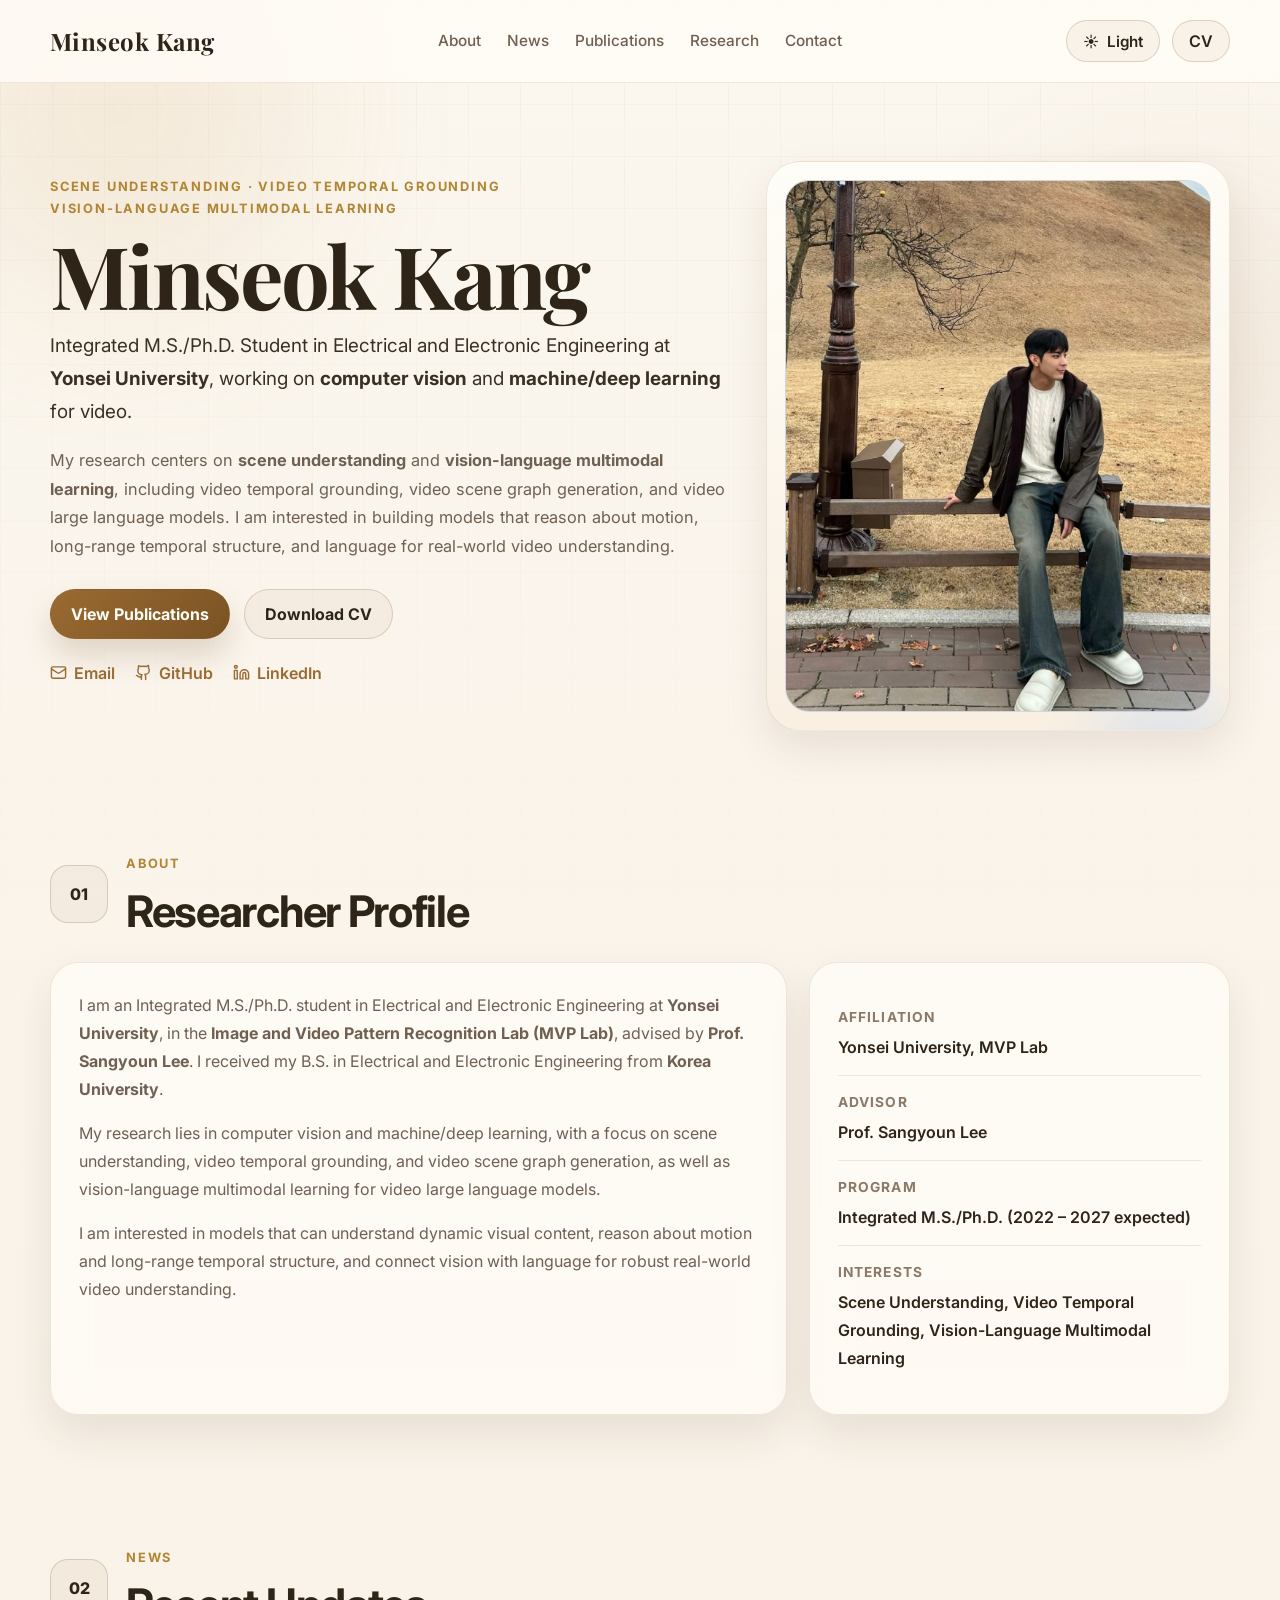
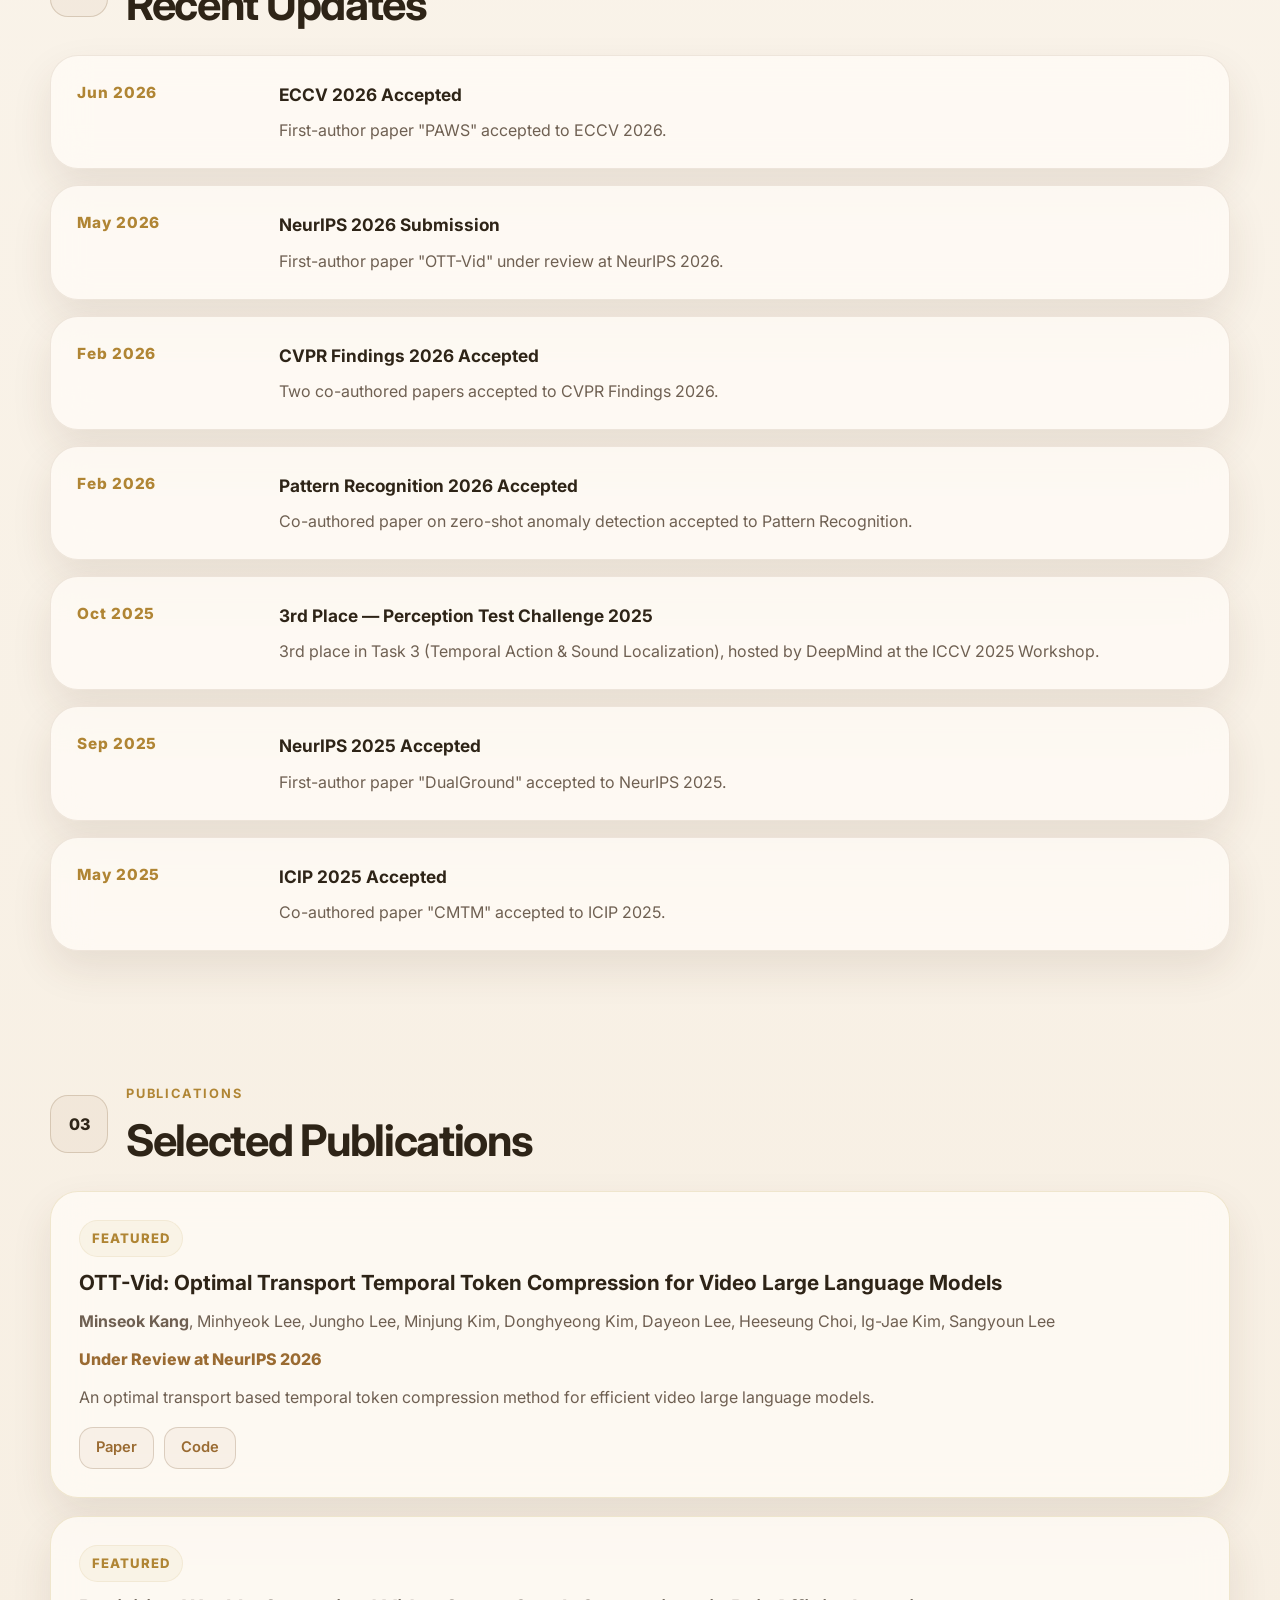
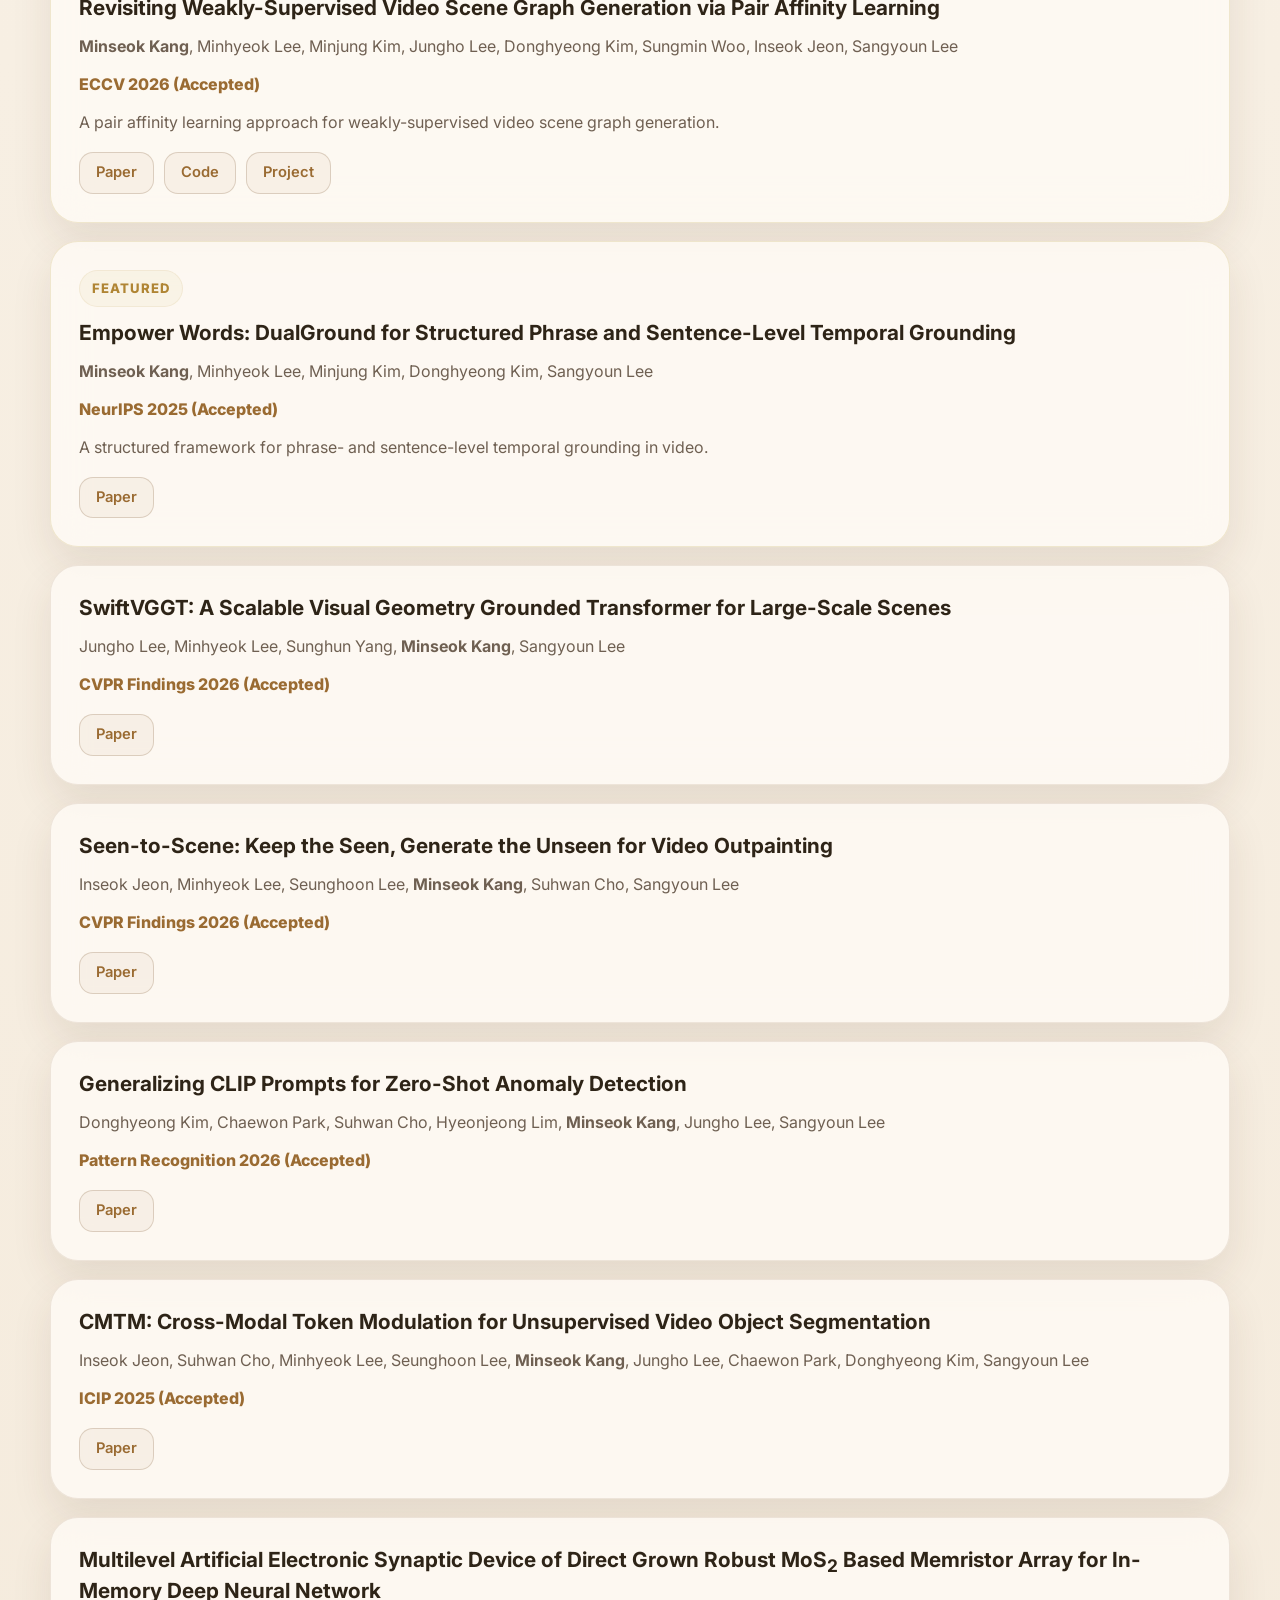
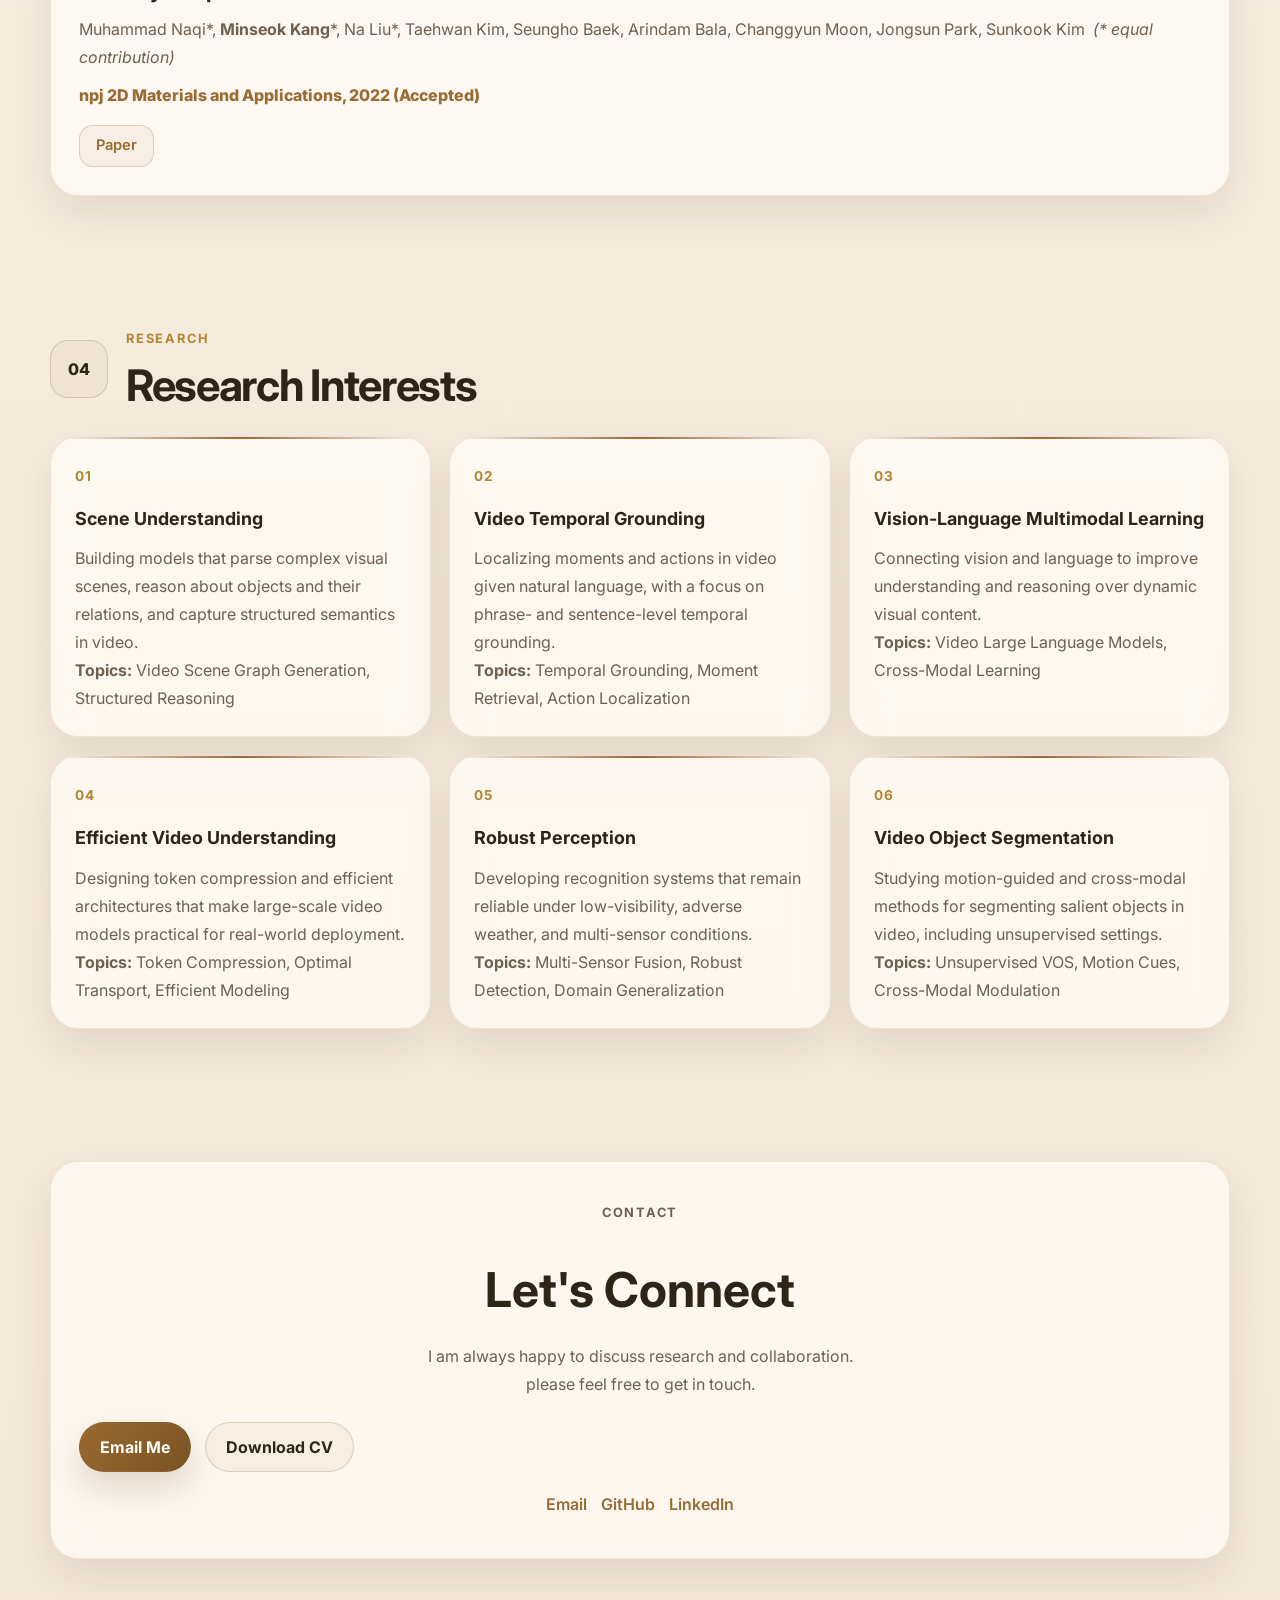
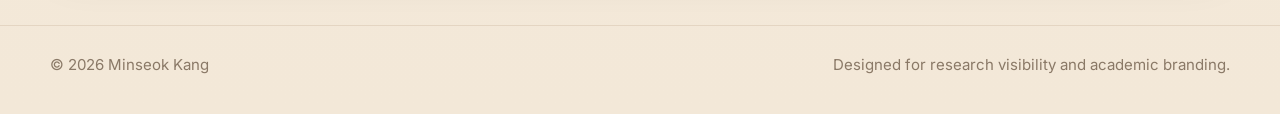
<file: index.html>
<!DOCTYPE html>
<html lang="en">
<head>
  <meta charset="UTF-8" />
  <meta name="viewport" content="width=device-width, initial-scale=1.0" />
  <title>Minseok Kang</title>
  <meta
    name="description"
    content="Minseok Kang | Computer Vision Engineer and ML/DL Researcher focused on Scene Understanding, Video Temporal Grounding, and Vision-Language Multimodal Learning."
  />
  <link rel="preconnect" href="https://fonts.googleapis.com" />
  <link rel="preconnect" href="https://fonts.gstatic.com" crossorigin />
  <link
    href="https://fonts.googleapis.com/css2?family=Inter:wght@400;500;600;700;800&family=Playfair+Display:wght@600;700&display=swap"
    rel="stylesheet"
  />
  <link rel="stylesheet" href="style.css" />
</head>
<body>
  <div class="bg-orb bg-orb-1"></div>
  <div class="bg-orb bg-orb-2"></div>
  <div class="bg-grid"></div>

  <header class="site-header">
    <div class="container nav-wrap">
      <a href="#top" class="brand">Minseok Kang</a>

      <nav class="nav" id="navMenu">
        <a href="#about">About</a>
        <a href="#news">News</a>
        <a href="#publications">Publications</a>
        <a href="#research">Research</a>
        <a href="#contact">Contact</a>
      </nav>

      <div class="nav-actions">
        <button class="theme-toggle" id="themeToggle" aria-label="Toggle theme">
          <span class="theme-icon" id="themeIcon">🌙</span>
          <span class="theme-text" id="themeText">Dark</span>
        </button>
        <a class="nav-cv" href="assets/cv.pdf" target="_blank" rel="noopener noreferrer">CV</a>
        <button class="menu-btn" id="menuBtn" aria-label="Open menu">☰</button>
      </div>
    </div>
  </header>

  <main id="top">
    <section class="hero">
      <div class="container hero-layout">
        <div class="hero-left">
          <p class="hero-kicker">Scene Understanding · Video Temporal Grounding<br>Vision-Language Multimodal Learning</p>

          <h1 class="hero-title">
            Minseok Kang
          </h1>

          <p class="hero-subtitle">
            Integrated M.S./Ph.D. Student in Electrical and Electronic Engineering at
            <strong>Yonsei University</strong>, working on <strong>computer vision</strong>
            and <strong>machine/deep learning</strong> for video.
          </p>

          <p class="hero-description">
            My research centers on <strong>scene understanding</strong> and
            <strong>vision-language multimodal learning</strong>, including video temporal
            grounding, video scene graph generation, and video large language models.
            I am interested in building models that reason about motion, long-range
            temporal structure, and language for real-world video understanding.
          </p>

          <div class="hero-cta">
            <div class="hero-buttons">
              <a class="btn btn-primary" href="#publications">View Publications</a>
              <a class="btn btn-secondary" href="assets/cv.pdf" target="_blank" rel="noopener noreferrer">Download CV</a>
            </div>

            <div class="hero-links">
              <a href="mailto:louis0503@yonsei.ac.kr">
                <svg class="link-icon" viewBox="0 0 24 24" fill="none" stroke="currentColor" stroke-width="2" stroke-linecap="round" stroke-linejoin="round" aria-hidden="true"><rect width="20" height="16" x="2" y="4" rx="2"/><path d="m22 7-8.97 5.7a1.94 1.94 0 0 1-2.06 0L2 7"/></svg>
                <span>Email</span>
              </a>
              <a href="https://github.com/minseokii" target="_blank" rel="noopener noreferrer">
                <svg class="link-icon" viewBox="0 0 24 24" fill="none" stroke="currentColor" stroke-width="2" stroke-linecap="round" stroke-linejoin="round" aria-hidden="true"><path d="M15 22v-4a4.8 4.8 0 0 0-1-3.5c3 0 6-2 6-5.5.08-1.25-.27-2.48-1-3.5.28-1.15.28-2.35 0-3.5 0 0-1 0-3 1.5-2.64-.5-5.36-.5-8 0C6 2.5 5 2.5 5 2.5c-.3 1.15-.3 2.35 0 3.5A5.4 5.4 0 0 0 4 9.5c0 3.5 3 5.5 6 5.5a4.8 4.8 0 0 0-1 3.5V22"/><path d="M9 18c-4.51 2-5-2-7-2"/></svg>
                <span>GitHub</span>
              </a>
              <a href="https://www.linkedin.com/in/louis0503/" target="_blank" rel="noopener noreferrer">
                <svg class="link-icon" viewBox="0 0 24 24" fill="none" stroke="currentColor" stroke-width="2" stroke-linecap="round" stroke-linejoin="round" aria-hidden="true"><path d="M16 8a6 6 0 0 1 6 6v7h-4v-7a2 2 0 0 0-2-2 2 2 0 0 0-2 2v7h-4v-7a6 6 0 0 1 6-6z"/><rect width="4" height="12" x="2" y="9"/><circle cx="4" cy="4" r="2"/></svg>
                <span>LinkedIn</span>
              </a>
            </div>
          </div>
        </div>

        <div class="hero-right">
          <div class="portrait-shell">
            <div class="portrait-glow"></div>
            <img src="assets/Photo.jpg" alt="Minseok Kang profile photo" class="portrait" />
          </div>
        </div>
      </div>
    </section>

    <section class="section" id="about">
      <div class="container">
        <div class="section-heading">
          <span class="section-index">01</span>
          <div>
            <p class="section-kicker">About</p>
            <h2>Researcher Profile</h2>
          </div>
        </div>

        <div class="about-grid">
          <div class="glass-card about-card">
            <p>
              I am an Integrated M.S./Ph.D. student in Electrical and Electronic
              Engineering at <strong>Yonsei University</strong>, in the
              <strong>Image and Video Pattern Recognition Lab (MVP Lab)</strong>, advised by
              <strong>Prof. Sangyoun Lee</strong>. I received my B.S. in Electrical
              and Electronic Engineering from <strong>Korea University</strong>.
            </p>

            <p>
              My research lies in computer vision and machine/deep learning, with
              a focus on scene understanding, video temporal grounding, and video
              scene graph generation, as well as vision-language multimodal
              learning for video large language models.
            </p>

            <p>
              I am interested in models that can understand dynamic visual content,
              reason about motion and long-range temporal structure, and connect
              vision with language for robust real-world video understanding.
            </p>
          </div>

          <div class="glass-card info-card">
            <div class="info-row">
              <span class="info-key">Affiliation</span>
              <span class="info-value">Yonsei University, MVP Lab</span>
            </div>
            <div class="info-row">
              <span class="info-key">Advisor</span>
              <span class="info-value">Prof. Sangyoun Lee</span>
            </div>
            <div class="info-row">
              <span class="info-key">Program</span>
              <span class="info-value">Integrated M.S./Ph.D. (2022 – 2027 expected)</span>
            </div>
            <div class="info-row">
              <span class="info-key">Interests</span>
              <span class="info-value">Scene Understanding, Video Temporal Grounding, Vision-Language Multimodal Learning</span>
            </div>
          </div>
        </div>
      </div>
    </section>

    <section class="section" id="news">
      <div class="container">
        <div class="section-heading">
          <span class="section-index">02</span>
          <div>
            <p class="section-kicker">News</p>
            <h2>Recent Updates</h2>
          </div>
        </div>

        <div class="timeline-list">
          <div class="timeline-entry glass-card">
            <div class="timeline-date">Jun 2026</div>
            <div class="timeline-body">
              <h3>ECCV 2026 Accepted</h3>
              <p>First-author paper "PAWS" accepted to ECCV 2026.</p>
            </div>
          </div>

          <div class="timeline-entry glass-card">
            <div class="timeline-date">May 2026</div>
            <div class="timeline-body">
              <h3>NeurIPS 2026 Submission</h3>
              <p>First-author paper "OTT-Vid" under review at NeurIPS 2026.</p>
            </div>
          </div>

          <div class="timeline-entry glass-card">
            <div class="timeline-date">Feb 2026</div>
            <div class="timeline-body">
              <h3>CVPR Findings 2026 Accepted</h3>
              <p>Two co-authored papers accepted to CVPR Findings 2026.</p>
            </div>
          </div>

          <div class="timeline-entry glass-card">
            <div class="timeline-date">Feb 2026</div>
            <div class="timeline-body">
              <h3>Pattern Recognition 2026 Accepted</h3>
              <p>Co-authored paper on zero-shot anomaly detection accepted to Pattern Recognition.</p>
            </div>
          </div>

          <div class="timeline-entry glass-card">
            <div class="timeline-date">Oct 2025</div>
            <div class="timeline-body">
              <h3>3rd Place — Perception Test Challenge 2025</h3>
              <p>3rd place in Task 3 (Temporal Action &amp; Sound Localization), hosted by DeepMind at the ICCV 2025 Workshop.</p>
            </div>
          </div>

          <div class="timeline-entry glass-card">
            <div class="timeline-date">Sep 2025</div>
            <div class="timeline-body">
              <h3>NeurIPS 2025 Accepted</h3>
              <p>First-author paper "DualGround" accepted to NeurIPS 2025.</p>
            </div>
          </div>

          <div class="timeline-entry glass-card">
            <div class="timeline-date">May 2025</div>
            <div class="timeline-body">
              <h3>ICIP 2025 Accepted</h3>
              <p>Co-authored paper "CMTM" accepted to ICIP 2025.</p>
            </div>
          </div>        </div>
      </div>
    </section>

    <section class="section" id="publications">
      <div class="container">
        <div class="section-heading">
          <span class="section-index">03</span>
          <div>
            <p class="section-kicker">Publications</p>
            <h2>Selected Publications</h2>
          </div>
        </div>

        <div class="publication-stack">
          <article class="publication-card glass-card featured">
            <div class="pub-badge">Featured</div>
            <h3>OTT-Vid: Optimal Transport Temporal Token Compression for Video Large Language Models</h3>
            <p class="pub-authors"><strong>Minseok Kang</strong>, Minhyeok Lee, Jungho Lee, Minjung Kim, Donghyeong Kim, Dayeon Lee, Heeseung Choi, Ig-Jae Kim, Sangyoun Lee</p>
            <p class="pub-venue">Under Review at NeurIPS 2026</p>
            <p class="pub-desc">
              An optimal transport based temporal token compression method for efficient video large language models.
            </p>
            <div class="pub-links">
              <a href="https://arxiv.org/abs/2605.11803" target="_blank" rel="noopener noreferrer">Paper</a>
              <a href="https://github.com/minseokii/OTT-Vid" target="_blank" rel="noopener noreferrer">Code</a>
            </div>
          </article>

          <article class="publication-card glass-card featured">
            <div class="pub-badge">Featured</div>
            <h3>Revisiting Weakly-Supervised Video Scene Graph Generation via Pair Affinity Learning</h3>
            <p class="pub-authors"><strong>Minseok Kang</strong>, Minhyeok Lee, Minjung Kim, Jungho Lee, Donghyeong Kim, Sungmin Woo, Inseok Jeon, Sangyoun Lee</p>
            <p class="pub-venue">ECCV 2026 (Accepted)</p>
            <p class="pub-desc">
              A pair affinity learning approach for weakly-supervised video scene graph generation.
            </p>
            <div class="pub-links">
              <a href="https://arxiv.org/abs/2603.21559" target="_blank" rel="noopener noreferrer">Paper</a>
              <a href="https://github.com/minseokii/PAWS" target="_blank" rel="noopener noreferrer">Code</a>
              <a href="PAWS/">Project</a>
            </div>
          </article>

          <article class="publication-card glass-card featured">
            <div class="pub-badge">Featured</div>
            <h3>Empower Words: DualGround for Structured Phrase and Sentence-Level Temporal Grounding</h3>
            <p class="pub-authors"><strong>Minseok Kang</strong>, Minhyeok Lee, Minjung Kim, Donghyeong Kim, Sangyoun Lee</p>
            <p class="pub-venue">NeurIPS 2025 (Accepted)</p>
            <p class="pub-desc">
              A structured framework for phrase- and sentence-level temporal grounding in video.
            </p>
            <div class="pub-links">
              <a href="https://papers.nips.cc/paper_files/paper/2025/hash/8551404ce56cdd69f38f49a5f1dea768-Abstract-Conference.html" target="_blank" rel="noopener noreferrer">Paper</a>
            </div>
          </article>

          <article class="publication-card glass-card">
            <h3>SwiftVGGT: A Scalable Visual Geometry Grounded Transformer for Large-Scale Scenes</h3>
            <p class="pub-authors">Jungho Lee, Minhyeok Lee, Sunghun Yang, <strong>Minseok Kang</strong>, Sangyoun Lee</p>
            <p class="pub-venue">CVPR Findings 2026 (Accepted)</p>
            <div class="pub-links">
              <a href="https://arxiv.org/abs/2511.18290" target="_blank" rel="noopener noreferrer">Paper</a>
            </div>
          </article>

          <article class="publication-card glass-card">
            <h3>Seen-to-Scene: Keep the Seen, Generate the Unseen for Video Outpainting</h3>
            <p class="pub-authors">Inseok Jeon, Minhyeok Lee, Seunghoon Lee, <strong>Minseok Kang</strong>, Suhwan Cho, Sangyoun Lee</p>
            <p class="pub-venue">CVPR Findings 2026 (Accepted)</p>
            <div class="pub-links">
              <a href="https://arxiv.org/abs/2604.14648" target="_blank" rel="noopener noreferrer">Paper</a>
            </div>
          </article>

          <article class="publication-card glass-card">
            <h3>Generalizing CLIP Prompts for Zero-Shot Anomaly Detection</h3>
            <p class="pub-authors">Donghyeong Kim, Chaewon Park, Suhwan Cho, Hyeonjeong Lim, <strong>Minseok Kang</strong>, Jungho Lee, Sangyoun Lee</p>
            <p class="pub-venue">Pattern Recognition 2026 (Accepted)</p>
            <div class="pub-links">
              <a href="https://www.sciencedirect.com/science/article/abs/pii/S0031320326003717" target="_blank" rel="noopener noreferrer">Paper</a>
            </div>
          </article>

          <article class="publication-card glass-card">
            <h3>CMTM: Cross-Modal Token Modulation for Unsupervised Video Object Segmentation</h3>
            <p class="pub-authors">Inseok Jeon, Suhwan Cho, Minhyeok Lee, Seunghoon Lee, <strong>Minseok Kang</strong>, Jungho Lee, Chaewon Park, Donghyeong Kim, Sangyoun Lee</p>
            <p class="pub-venue">ICIP 2025 (Accepted)</p>
            <div class="pub-links">
              <a href="https://ieeexplore.ieee.org/document/11084440" target="_blank" rel="noopener noreferrer">Paper</a>
            </div>
          </article>

          <article class="publication-card glass-card">
            <h3>Multilevel Artificial Electronic Synaptic Device of Direct Grown Robust MoS<sub>2</sub> Based Memristor Array for In-Memory Deep Neural Network</h3>
            <p class="pub-authors">Muhammad Naqi*, <strong>Minseok Kang</strong>*, Na Liu*, Taehwan Kim, Seungho Baek, Arindam Bala, Changgyun Moon, Jongsun Park, Sunkook Kim &nbsp;<em>(* equal contribution)</em></p>
            <p class="pub-venue">npj 2D Materials and Applications, 2022 (Accepted)</p>
            <div class="pub-links">
              <a href="https://www.nature.com/articles/s41699-022-00325-5" target="_blank" rel="noopener noreferrer">Paper</a>
            </div>
          </article>
        </div>
      </div>
    </section>

    <section class="section" id="research">
      <div class="container">
        <div class="section-heading">
          <span class="section-index">04</span>
          <div>
            <p class="section-kicker">Research</p>
            <h2>Research Interests</h2>
          </div>
        </div>

        <div class="research-grid">
          <article class="research-card glass-card">
            <span class="research-number">01</span>
            <h3>Scene Understanding</h3>
            <p>
              Building models that parse complex visual scenes, reason about
              objects and their relations, and capture structured semantics in video.
            </p>
            <p class="research-subtopics">
              <strong>Topics:</strong> Video Scene Graph Generation, Structured Reasoning
            </p>
          </article>

          <article class="research-card glass-card">
            <span class="research-number">02</span>
            <h3>Video Temporal Grounding</h3>
            <p>
              Localizing moments and actions in video given natural language,
              with a focus on phrase- and sentence-level temporal grounding.
            </p>
            <p class="research-subtopics">
              <strong>Topics:</strong> Temporal Grounding, Moment Retrieval, Action Localization
            </p>
          </article>

          <article class="research-card glass-card">
            <span class="research-number">03</span>
            <h3>Vision-Language Multimodal Learning</h3>
            <p>
              Connecting vision and language to improve understanding and
              reasoning over dynamic visual content.
            </p>
            <p class="research-subtopics">
              <strong>Topics:</strong> Video Large Language Models, Cross-Modal Learning
            </p>
          </article>

          <article class="research-card glass-card">
            <span class="research-number">04</span>
            <h3>Efficient Video Understanding</h3>
            <p>
              Designing token compression and efficient architectures that make
              large-scale video models practical for real-world deployment.
            </p>
            <p class="research-subtopics">
              <strong>Topics:</strong> Token Compression, Optimal Transport, Efficient Modeling
            </p>
          </article>

          <article class="research-card glass-card">
            <span class="research-number">05</span>
            <h3>Robust Perception</h3>
            <p>
              Developing recognition systems that remain reliable under low-visibility,
              adverse weather, and multi-sensor conditions.
            </p>
            <p class="research-subtopics">
              <strong>Topics:</strong> Multi-Sensor Fusion, Robust Detection, Domain Generalization
            </p>
          </article>

          <article class="research-card glass-card">
            <span class="research-number">06</span>
            <h3>Video Object Segmentation</h3>
            <p>
              Studying motion-guided and cross-modal methods for segmenting salient
              objects in video, including unsupervised settings.
            </p>
            <p class="research-subtopics">
              <strong>Topics:</strong> Unsupervised VOS, Motion Cues, Cross-Modal Modulation
            </p>
          </article>
        </div>
      </div>
    </section>

    <section class="section" id="contact">
      <div class="container">
        <div class="contact-panel glass-card">
          <p class="section-kicker">Contact</p>
          <h2>Let's Connect</h2>
          <p>
            I am always happy to discuss research and collaboration. <br>
            please feel free to get in touch.
          </p>

          <div class="contact-actions">
            <a class="btn btn-primary" href="mailto:louis0503@yonsei.ac.kr">Email Me</a>
            <a class="btn btn-secondary" href="assets/cv.pdf" target="_blank" rel="noopener noreferrer">Download CV</a>
          </div>

          <div class="contact-links bottom-links">
            <a href="mailto:louis0503@yonsei.ac.kr">Email</a>
            <a href="https://github.com/minseokii" target="_blank" rel="noopener noreferrer">GitHub</a>
            <a href="https://www.linkedin.com/in/louis0503/" target="_blank" rel="noopener noreferrer">LinkedIn</a>
          </div>
        </div>
      </div>
    </section>
  </main>

  <footer class="site-footer">
    <div class="container footer-wrap">
      <p>© 2026 Minseok Kang</p>
      <p>Designed for research visibility and academic branding.</p>
    </div>
  </footer>

  <script src="script.js"></script>
</body>
</html>
</file>
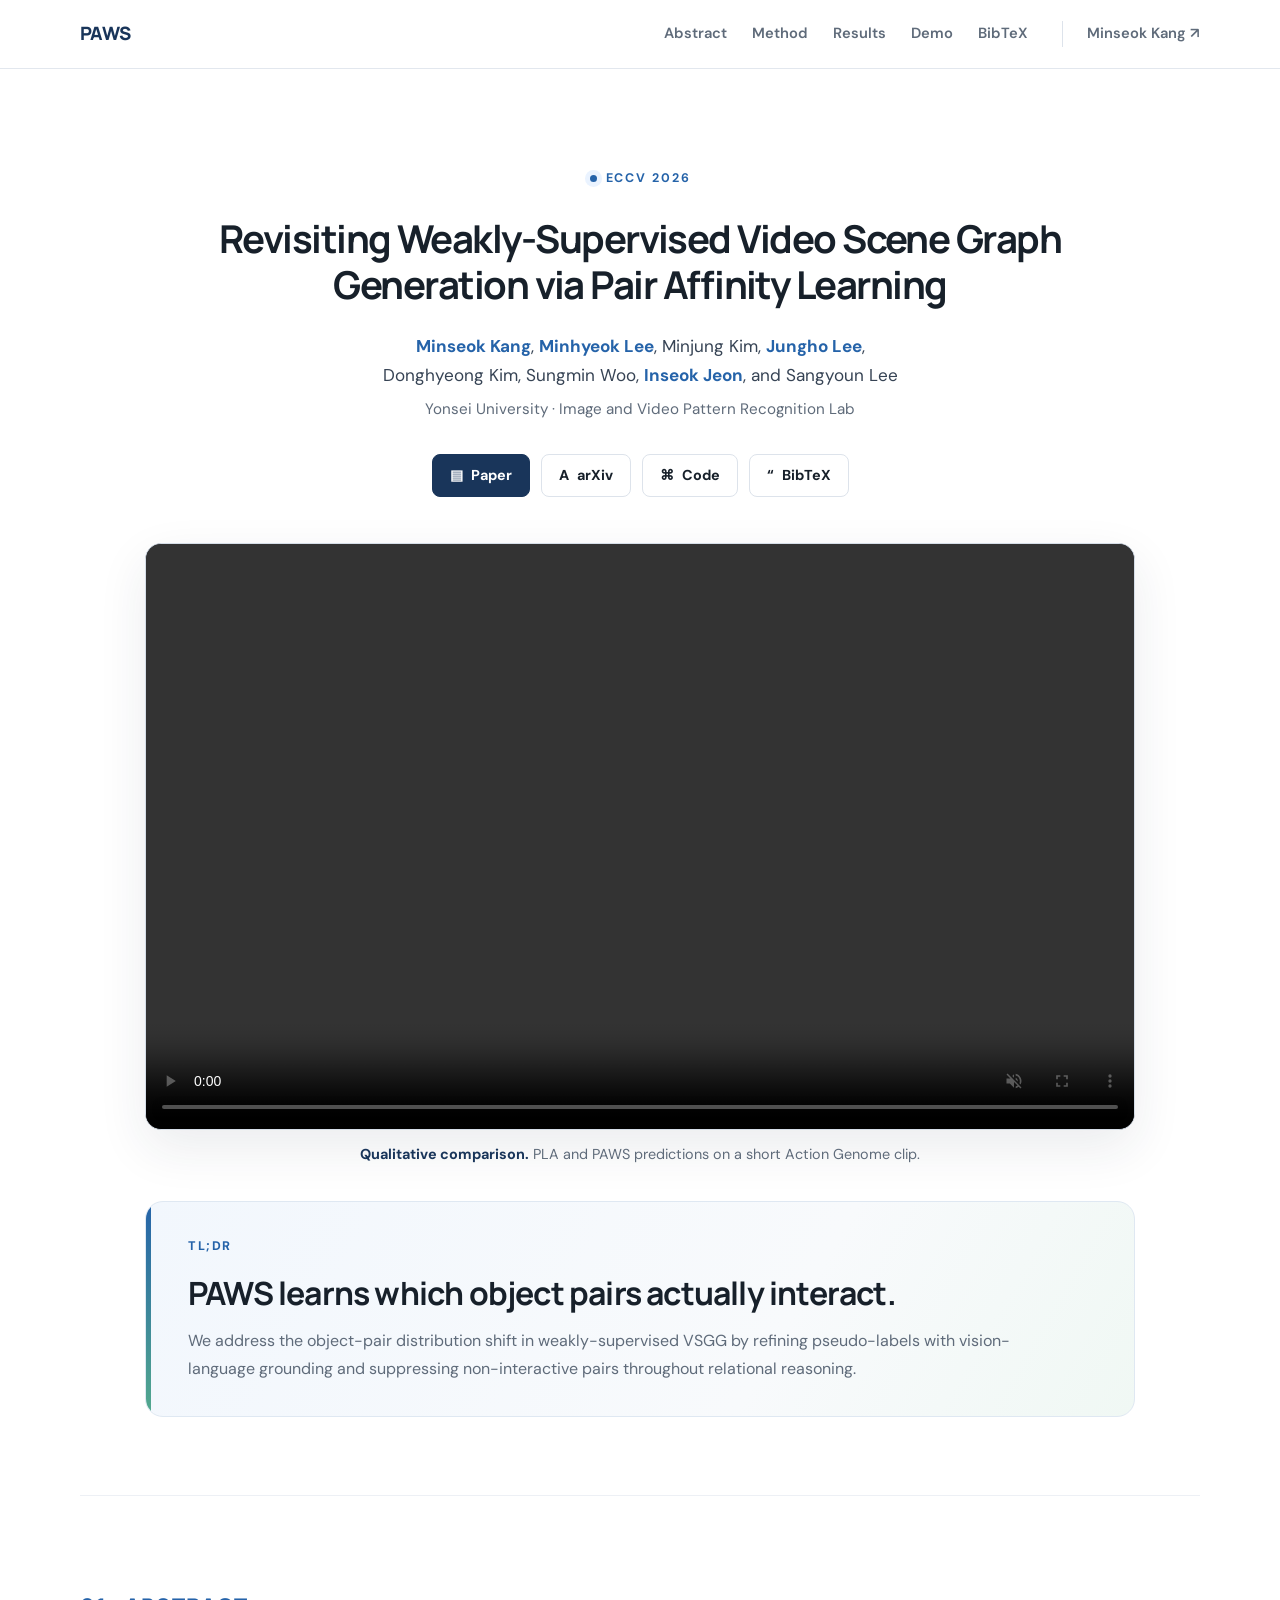
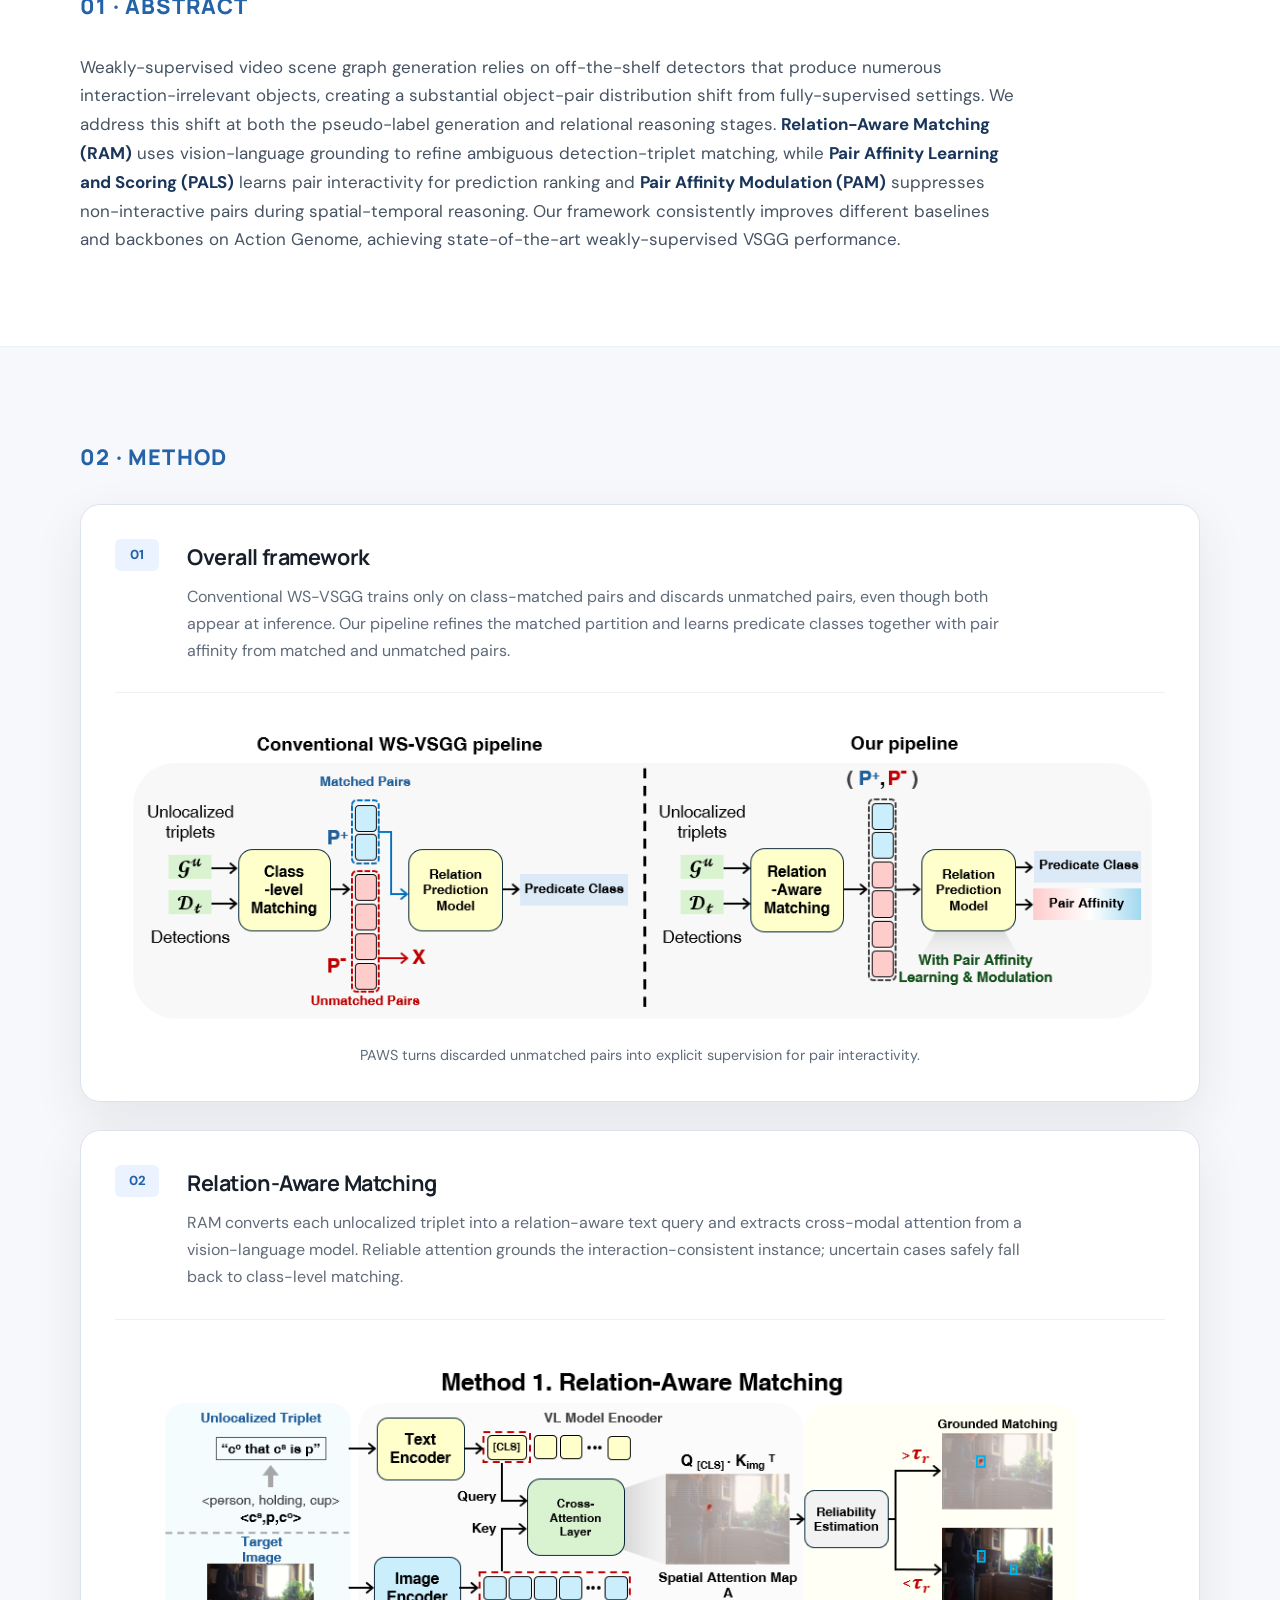
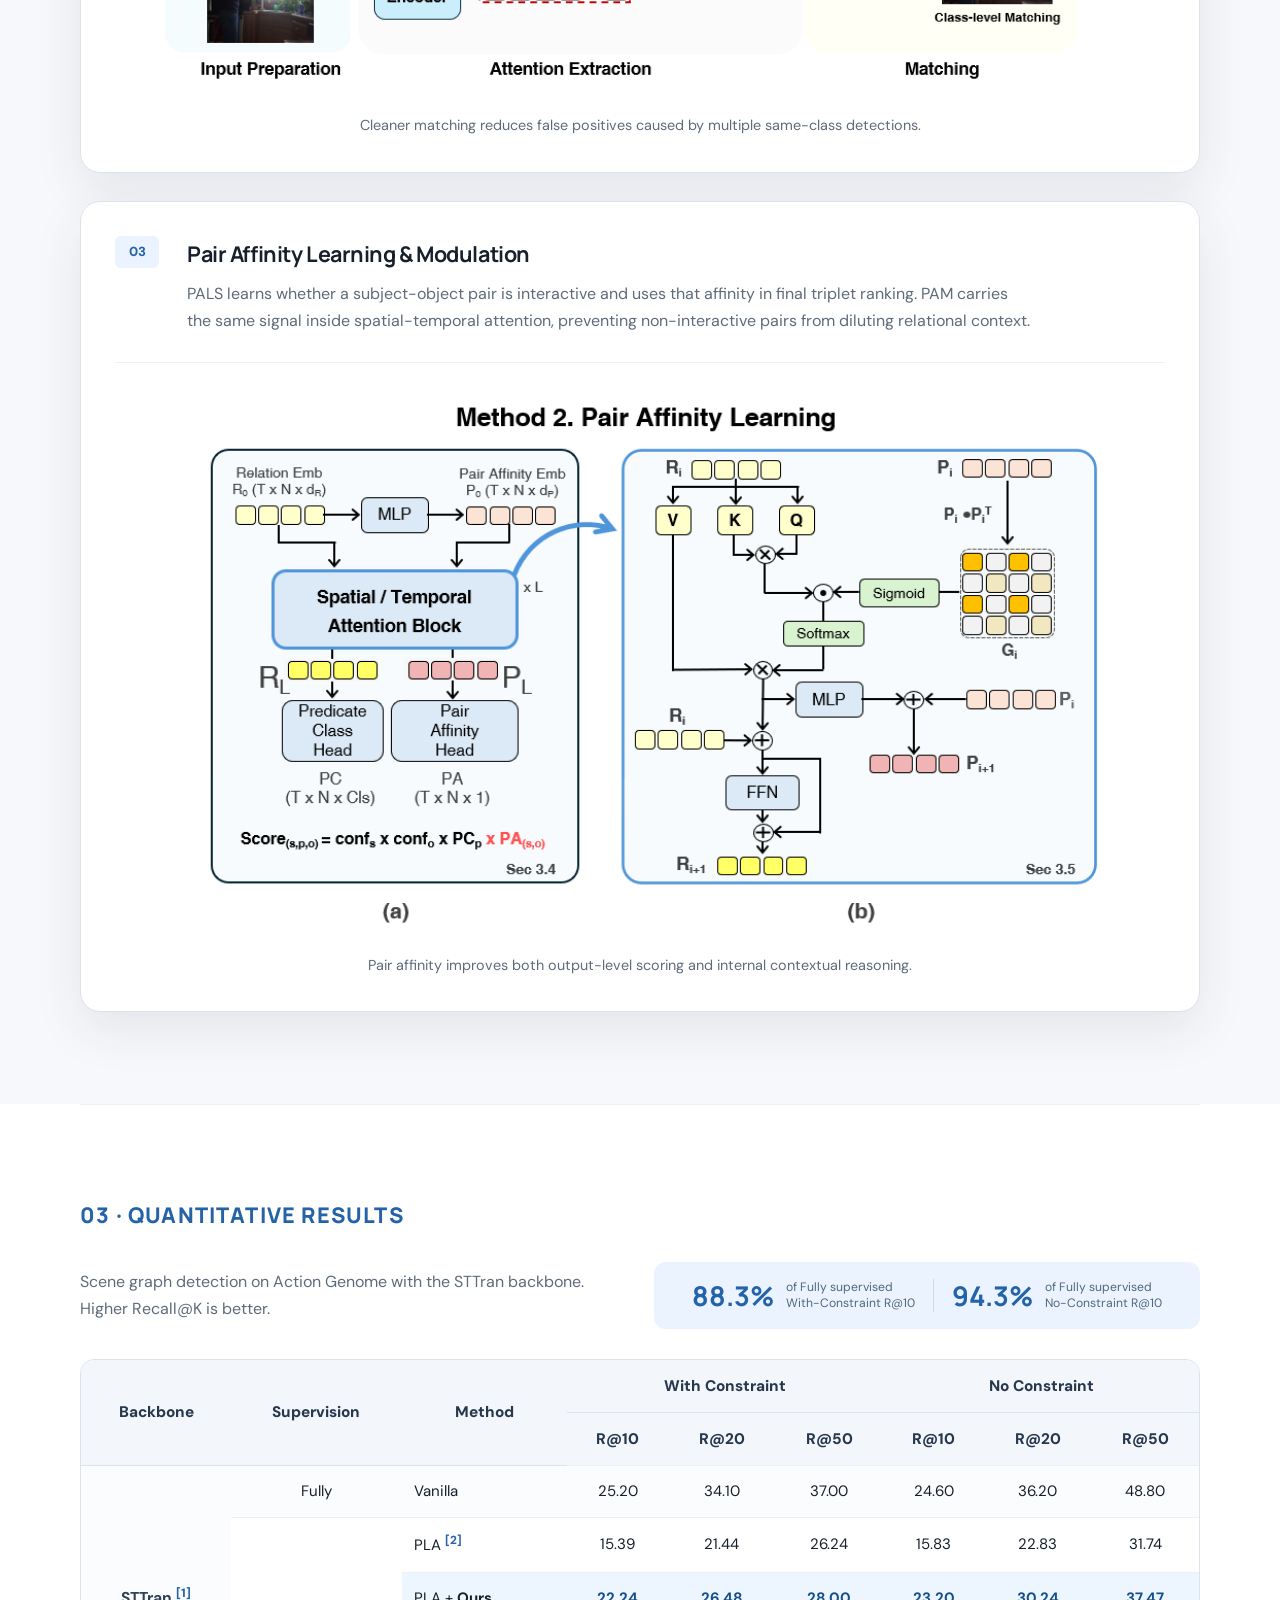
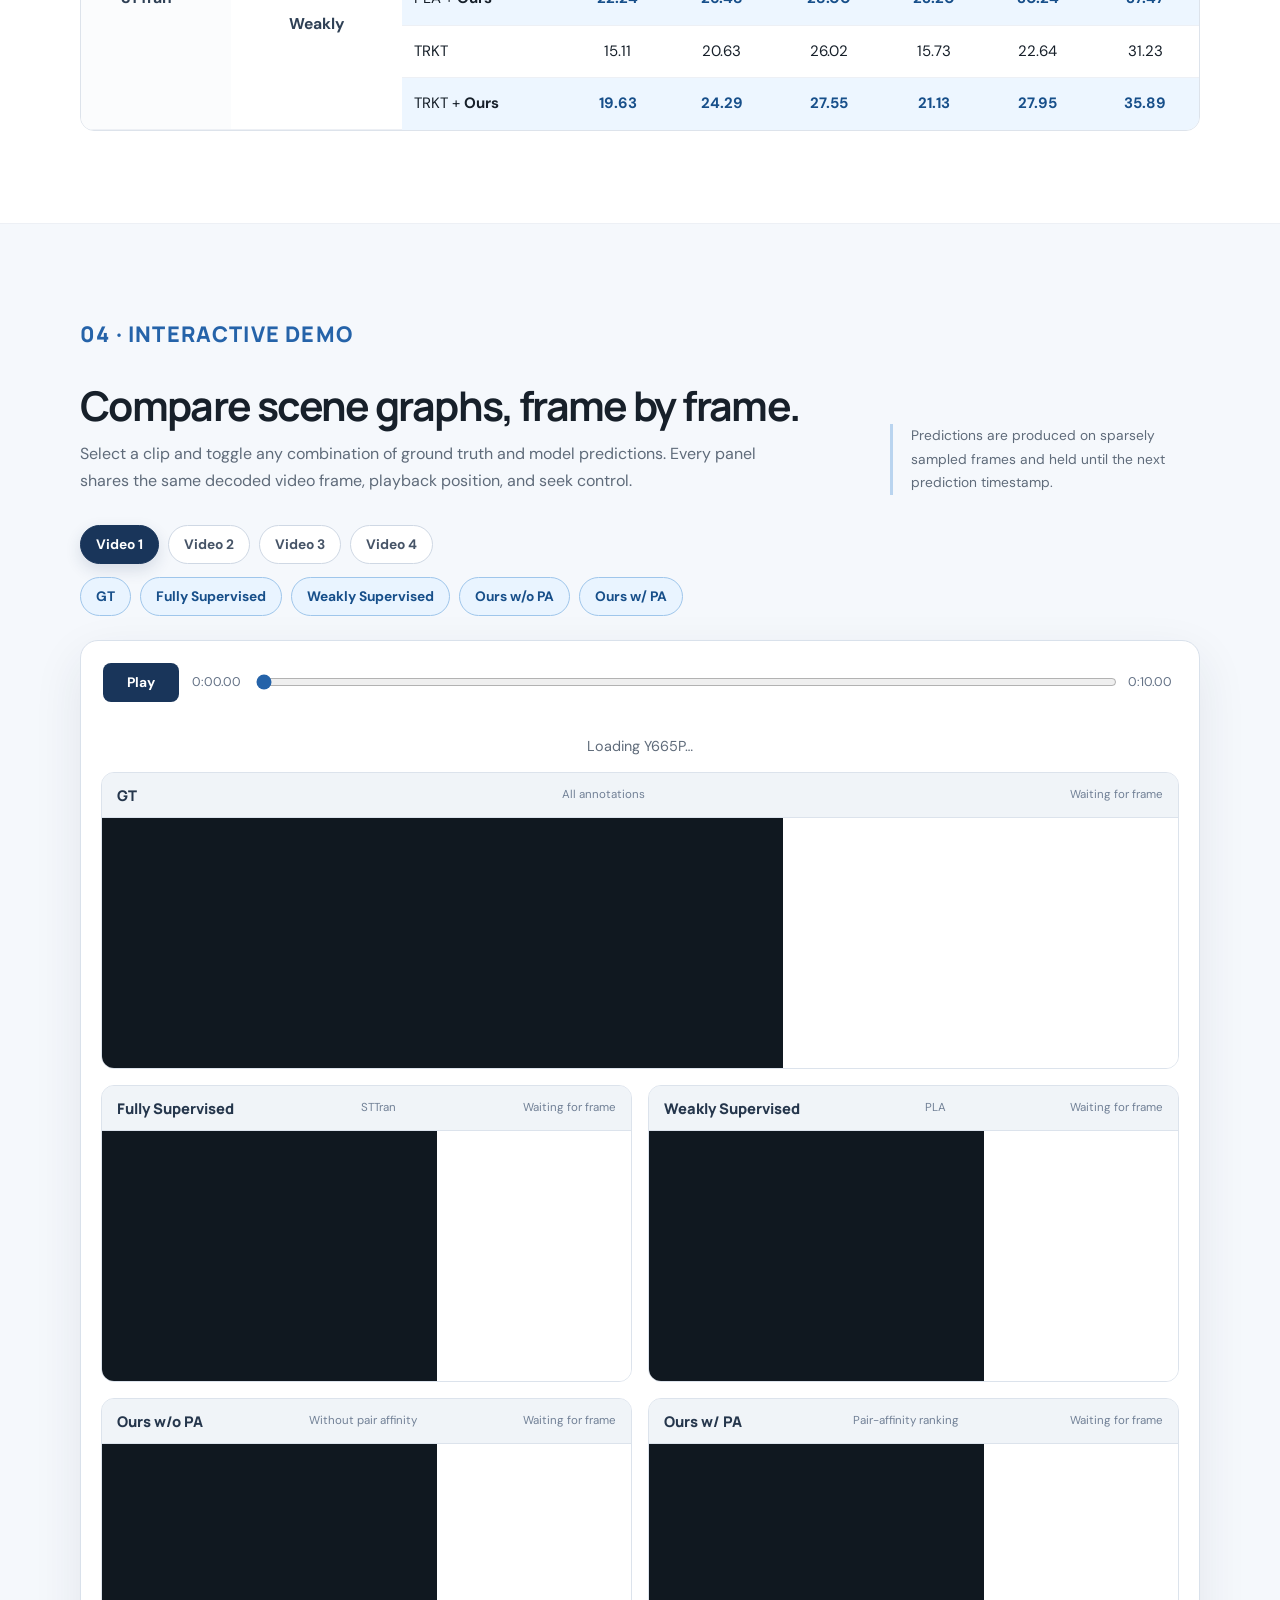
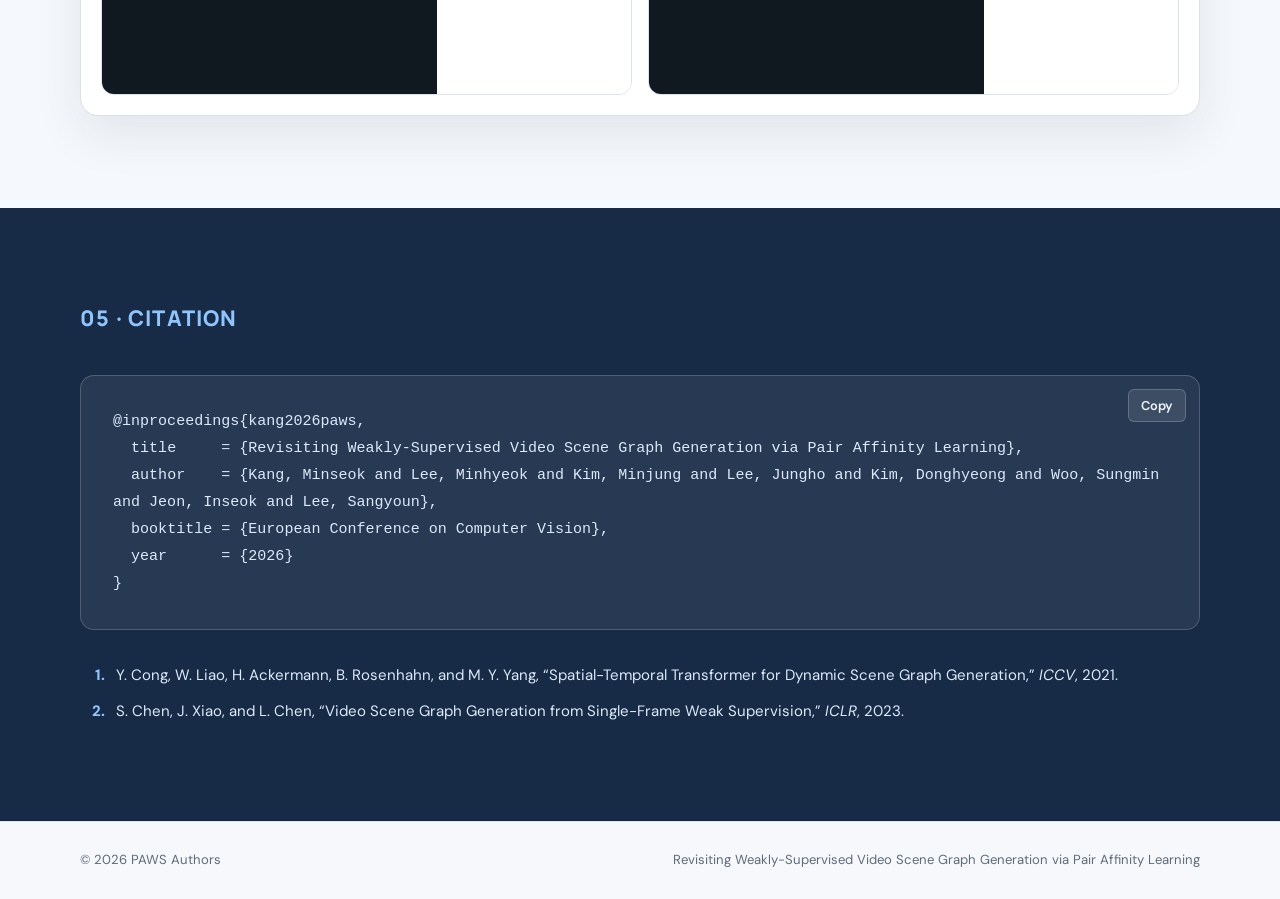
<file: PAWS/index.html>
<!doctype html>
<html lang="en">
<head>
  <meta charset="utf-8">
  <meta name="viewport" content="width=device-width, initial-scale=1">
  <meta name="description" content="PAWS: Revisiting Weakly-Supervised Video Scene Graph Generation via Pair Affinity Learning. ECCV 2026.">
  <meta name="theme-color" content="#f7f8fb">
  <meta property="og:type" content="website">
  <meta property="og:url" content="https://minseokii.github.io/PAWS/">
  <meta property="og:title" content="PAWS | ECCV 2026">
  <meta property="og:description" content="Revisiting Weakly-Supervised Video Scene Graph Generation via Pair Affinity Learning.">
  <meta property="og:image" content="https://minseokii.github.io/PAWS/assets/social-preview.jpg">
  <meta property="og:image:width" content="1200">
  <meta property="og:image:height" content="630">
  <meta property="og:image:alt" content="Qualitative comparison of PLA and PAWS video scene graph predictions.">
  <meta name="twitter:card" content="summary_large_image">
  <meta name="twitter:title" content="PAWS | ECCV 2026">
  <meta name="twitter:description" content="Revisiting Weakly-Supervised Video Scene Graph Generation via Pair Affinity Learning.">
  <meta name="twitter:image" content="https://minseokii.github.io/PAWS/assets/social-preview.jpg">
  <link rel="canonical" href="https://minseokii.github.io/PAWS/">
  <title>PAWS | ECCV 2026</title>
  <link rel="preconnect" href="https://fonts.googleapis.com">
  <link rel="preconnect" href="https://fonts.gstatic.com" crossorigin>
  <link href="https://fonts.googleapis.com/css2?family=DM+Sans:wght@400;500;600;700&family=Manrope:wght@500;600;700;800&display=swap" rel="stylesheet">
  <link rel="stylesheet" href="./style.css">
</head>
<body>
  <header class="topbar">
    <div class="shell topbar-inner">
      <a class="wordmark" href="#top" aria-label="PAWS home">PAWS</a>
      <nav class="nav" aria-label="Page navigation">
        <a href="#abstract">Abstract</a>
        <a href="#method">Method</a>
        <a href="#results">Results</a>
        <a href="#demo">Demo</a>
        <a href="#citation">BibTeX</a>
      </nav>
      <a class="home-link" href="../">Minseok Kang <span aria-hidden="true">↗</span></a>
    </div>
  </header>

  <main id="top">
    <section class="hero shell">
      <div class="venue"><span></span> ECCV 2026</div>
      <h1>Revisiting Weakly-Supervised Video Scene Graph Generation via Pair Affinity Learning</h1>
      <p class="authors">
        <a href="https://minseokii.github.io/">Minseok Kang</a>, <a href="https://hydragon.co.kr/">Minhyeok Lee</a>, Minjung Kim, <a href="https://jho-yonsei.github.io/">Jungho Lee</a>,<br class="desktop-break">
        Donghyeong Kim, Sungmin Woo, <a href="https://inseokjeon.github.io/">Inseok Jeon</a>, and Sangyoun Lee
      </p>
      <p class="affiliation">Yonsei University · Image and Video Pattern Recognition Lab</p>

      <div class="hero-actions" aria-label="Project resources">
        <a class="resource-button primary" href="https://arxiv.org/abs/2603.21559" target="_blank" rel="noopener noreferrer">
          <span aria-hidden="true">▤</span> Paper
        </a>
        <a class="resource-button" href="https://arxiv.org/abs/2603.21559" target="_blank" rel="noopener noreferrer">
          <span aria-hidden="true">A</span> arXiv
        </a>
        <a class="resource-button" href="https://github.com/minseokii/PAWS" target="_blank" rel="noopener noreferrer">
          <span aria-hidden="true">⌘</span> Code
        </a>
        <a class="resource-button" href="#citation">
          <span aria-hidden="true">“</span> BibTeX
        </a>
      </div>

      <figure class="hero-demo">
        <video autoplay muted loop playsinline controls preload="metadata" aria-label="Qualitative comparison of PLA and PAWS predictions on an Action Genome video clip">
          <source src="./assets/Y665P_pla_paws_vertical_7s_17s.mp4" type="video/mp4">
          Your browser does not support embedded MP4 video.
        </video>
        <figcaption>
          <strong>Qualitative comparison.</strong> PLA and PAWS predictions on a short Action Genome clip.
        </figcaption>
      </figure>

      <div class="tldr" aria-labelledby="tldr-title">
        <p id="tldr-title">TL;DR</p>
        <h2>PAWS learns which object pairs actually interact.</h2>
        <p>We address the object-pair distribution shift in weakly-supervised VSGG by refining pseudo-labels with vision-language grounding and suppressing non-interactive pairs throughout relational reasoning.</p>
      </div>
    </section>

    <section class="section shell" id="abstract">
      <div class="section-label">01 · Abstract</div>
      <div class="abstract-copy">
        <p>
          Weakly-supervised video scene graph generation relies on off-the-shelf detectors that produce numerous interaction-irrelevant objects, creating a substantial object-pair distribution shift from fully-supervised settings. We address this shift at both the pseudo-label generation and relational reasoning stages. <strong>Relation-Aware Matching (RAM)</strong> uses vision-language grounding to refine ambiguous detection-triplet matching, while <strong>Pair Affinity Learning and Scoring (PALS)</strong> learns pair interactivity for prediction ranking and <strong>Pair Affinity Modulation (PAM)</strong> suppresses non-interactive pairs during spatial-temporal reasoning. Our framework consistently improves different baselines and backbones on Action Genome, achieving state-of-the-art weakly-supervised VSGG performance.
        </p>
      </div>
    </section>

    <section class="section method-section" id="method">
      <div class="shell">
        <div class="section-label">02 · Method</div>

        <article class="method-block">
          <div class="method-copy">
            <span class="method-number">01</span>
            <div>
              <h3>Overall framework</h3>
              <p>Conventional WS-VSGG trains only on class-matched pairs and discards unmatched pairs, even though both appear at inference. Our pipeline refines the matched partition and learns predicate classes together with pair affinity from matched and unmatched pairs.</p>
            </div>
          </div>
          <figure>
            <img src="./assets/pipeline-overview.png" alt="Comparison between the conventional weakly-supervised VSGG pipeline and PAWS, which adds relation-aware matching and pair affinity learning and modulation.">
            <figcaption>PAWS turns discarded unmatched pairs into explicit supervision for pair interactivity.</figcaption>
          </figure>
        </article>

        <article class="method-block">
          <div class="method-copy">
            <span class="method-number">02</span>
            <div>
              <h3>Relation-Aware Matching</h3>
              <p>RAM converts each unlocalized triplet into a relation-aware text query and extracts cross-modal attention from a vision-language model. Reliable attention grounds the interaction-consistent instance; uncertain cases safely fall back to class-level matching.</p>
            </div>
          </div>
          <figure>
            <img src="./assets/relation-aware-matching.png" alt="Relation-Aware Matching uses a relation-aware text query, cross-attention, and reliability estimation to select grounded or class-level matching.">
            <figcaption>Cleaner matching reduces false positives caused by multiple same-class detections.</figcaption>
          </figure>
        </article>

        <article class="method-block">
          <div class="method-copy">
            <span class="method-number">03</span>
            <div>
              <h3>Pair Affinity Learning &amp; Modulation</h3>
              <p>PALS learns whether a subject-object pair is interactive and uses that affinity in final triplet ranking. PAM carries the same signal inside spatial-temporal attention, preventing non-interactive pairs from diluting relational context.</p>
            </div>
          </div>
          <figure>
            <img src="./assets/pair-affinity-learning.png" alt="Pair Affinity Learning predicts predicate class and pair affinity, and modulates spatial-temporal attention using affinity embeddings.">
            <figcaption>Pair affinity improves both output-level scoring and internal contextual reasoning.</figcaption>
          </figure>
        </article>
      </div>
    </section>

    <section class="section shell" id="results">
      <div class="section-label">03 · Quantitative Results</div>
      <div class="results-intro">
        <p>Scene graph detection on Action Genome with the STTran backbone. Higher Recall@K is better.</p>
        <div class="result-callout">
          <div>
            <strong>88.3%</strong>
            <span>of Fully supervised<br>With-Constraint R@10</span>
          </div>
          <div>
            <strong>94.3%</strong>
            <span>of Fully supervised<br>No-Constraint R@10</span>
          </div>
        </div>
      </div>

      <div class="table-wrap" role="region" aria-label="Action Genome comparison table" tabindex="0">
        <table>
          <thead>
            <tr>
              <th rowspan="2">Backbone</th>
              <th rowspan="2">Supervision</th>
              <th rowspan="2">Method</th>
              <th colspan="3">With Constraint</th>
              <th colspan="3">No Constraint</th>
            </tr>
            <tr>
              <th>R@10</th><th>R@20</th><th>R@50</th>
              <th>R@10</th><th>R@20</th><th>R@50</th>
            </tr>
          </thead>
          <tbody>
            <tr class="full-row">
              <td rowspan="5">STTran <a class="table-reference" href="#ref-sttran" aria-label="Reference 1">[1]</a></td>
              <td>Fully</td>
              <td class="method">Vanilla</td>
              <td class="metric">25.20</td><td class="metric">34.10</td><td class="metric">37.00</td>
              <td class="metric">24.60</td><td class="metric">36.20</td><td class="metric">48.80</td>
            </tr>
            <tr>
              <td rowspan="4">Weakly</td>
              <td class="method">PLA <a class="table-reference" href="#ref-pla" aria-label="Reference 2">[2]</a></td>
              <td class="metric">15.39</td><td class="metric">21.44</td><td class="metric">26.24</td>
              <td class="metric">15.83</td><td class="metric">22.83</td><td class="metric">31.74</td>
            </tr>
            <tr class="ours-row">
              <td class="method">PLA + <strong>Ours</strong></td>
              <td class="metric"><strong>22.24</strong></td><td class="metric"><strong>26.48</strong></td><td class="metric"><strong>28.00</strong></td>
              <td class="metric"><strong>23.20</strong></td><td class="metric"><strong>30.24</strong></td><td class="metric"><strong>37.47</strong></td>
            </tr>
            <tr>
              <td class="method">TRKT</td>
              <td class="metric">15.11</td><td class="metric">20.63</td><td class="metric">26.02</td>
              <td class="metric">15.73</td><td class="metric">22.64</td><td class="metric">31.23</td>
            </tr>
            <tr class="ours-row">
              <td class="method">TRKT + <strong>Ours</strong></td>
              <td class="metric"><strong>19.63</strong></td><td class="metric"><strong>24.29</strong></td><td class="metric"><strong>27.55</strong></td>
              <td class="metric"><strong>21.13</strong></td><td class="metric"><strong>27.95</strong></td><td class="metric"><strong>35.89</strong></td>
            </tr>
          </tbody>
        </table>
      </div>
    </section>

    <section class="section demo-section" id="demo">
      <div class="shell">
        <div class="section-label">04 · Interactive Demo</div>
        <div class="demo-intro">
          <div>
            <h2>Compare scene graphs, frame by frame.</h2>
            <p>Select a clip and toggle any combination of ground truth and model predictions. Every panel shares the same decoded video frame, playback position, and seek control.</p>
          </div>
          <p class="demo-note">Predictions are produced on sparsely sampled frames and held until the next prediction timestamp.</p>
        </div>

        <div class="demo-picker" id="demoVideos" aria-label="Select a demo video"></div>
        <div class="demo-methods" id="demoMethods" aria-label="Select comparison methods"></div>

        <div class="demo-player" aria-label="Interactive qualitative comparison">
          <video id="demoSourceVideo" class="demo-source-video" muted playsinline preload="metadata"></video>
          <div class="demo-controls">
            <button id="demoPlay" class="demo-play" type="button" aria-label="Play demo">Play</button>
            <span id="demoCurrentTime" class="demo-time">0:00.00</span>
            <input id="demoSeek" type="range" min="0" max="10" step="0.01" value="0" aria-label="Demo playback position">
            <span id="demoDuration" class="demo-time">0:10.00</span>
          </div>
          <div id="demoStatus" class="demo-status" role="status" aria-live="polite">Loading interactive demo…</div>
          <div id="demoPanels" class="demo-panels"></div>
        </div>
      </div>
    </section>

    <section class="section citation-section" id="citation">
      <div class="shell citation-grid">
        <div>
          <div class="section-label">05 · Citation</div>
        </div>
        <div class="bibtex-box">
          <button id="copyBibtex" type="button" aria-label="Copy BibTeX">Copy</button>
          <pre><code id="bibtex">@inproceedings{kang2026paws,
  title     = {Revisiting Weakly-Supervised Video Scene Graph Generation via Pair Affinity Learning},
  author    = {Kang, Minseok and Lee, Minhyeok and Kim, Minjung and Lee, Jungho and Kim, Donghyeong and Woo, Sungmin and Jeon, Inseok and Lee, Sangyoun},
  booktitle = {European Conference on Computer Vision},
  year      = {2026}
}</code></pre>
        </div>
        <ol class="reference-list" aria-label="References">
          <li id="ref-sttran">
            Y. Cong, W. Liao, H. Ackermann, B. Rosenhahn, and M. Y. Yang,
            “Spatial-Temporal Transformer for Dynamic Scene Graph Generation,”
            <em>ICCV</em>, 2021.
          </li>
          <li id="ref-pla">
            S. Chen, J. Xiao, and L. Chen,
            “Video Scene Graph Generation from Single-Frame Weak Supervision,”
            <em>ICLR</em>, 2023.
          </li>
        </ol>
      </div>
    </section>
  </main>

  <footer>
    <div class="shell footer-inner">
      <p>© 2026 PAWS Authors</p>
      <p>Revisiting Weakly-Supervised Video Scene Graph Generation via Pair Affinity Learning</p>
    </div>
  </footer>

  <script src="./script.js"></script>
</body>
</html>
</file>
<file: style.css>
:root {
  --font-sans: "Inter", sans-serif;
  --font-serif: "Playfair Display", serif;
  --container: 1180px;
  --radius-lg: 28px;
  --radius-md: 20px;
  --radius-sm: 14px;
  --shadow: 0 30px 80px rgba(0, 0, 0, 0.18);
  --transition: 0.22s ease;
}

/* Default: Light mode — warm brown / tan */
html[data-theme="light"] {
  --bg: #fffdfa;
  --bg-gradient-1: #fbf6ee;
  --bg-gradient-2: #f3e8d8;
  --panel: rgba(255, 252, 246, 0.78);
  --panel-strong: rgba(255, 253, 248, 0.96);
  --line: rgba(120, 82, 45, 0.12);
  --line-strong: rgba(120, 82, 45, 0.22);
  --text: #3a2f25;
  --muted: #6f6052;
  --soft: #8a7967;
  --primary: #9a6b32;
  --primary-strong: #7a5223;
  --accent: #2e2417;
  --gold: #b08534;
  --card-shadow: 0 18px 40px rgba(74, 53, 28, 0.10);
  --header-bg: rgba(255, 252, 246, 0.86);
  --grid: rgba(120, 82, 45, 0.05);
  --orb-1: rgba(214, 178, 122, 0.30);
  --orb-2: rgba(154, 107, 50, 0.16);
  --btn-primary-text: #fffdf8;
  --metric-bg: rgba(154, 107, 50, 0.05);
  --tag-bg: rgba(154, 107, 50, 0.06);
  --hero-card-bg: linear-gradient(180deg, rgba(255,253,248,0.92), rgba(248,239,225,0.90));
  --body-bg: linear-gradient(180deg, var(--bg-gradient-1) 0%, var(--bg-gradient-2) 100%);
}

/* Dark mode — warm dark brown */
html[data-theme="dark"] {
  --bg: #1c1610;
  --bg-gradient-1: #1e1711;
  --bg-gradient-2: #17120d;
  --panel: rgba(48, 38, 28, 0.66);
  --panel-strong: rgba(40, 32, 23, 0.92);
  --line: rgba(214, 184, 138, 0.16);
  --line-strong: rgba(220, 192, 150, 0.28);
  --text: #f3e9da;
  --muted: #c4b29a;
  --soft: #9a8771;
  --primary: #d8a85e;
  --primary-strong: #e6bd76;
  --accent: #f1e2cb;
  --gold: #d6b878;
  --card-shadow: 0 30px 80px rgba(0, 0, 0, 0.42);
  --header-bg: rgba(22, 17, 12, 0.74);
  --grid: rgba(214, 184, 138, 0.05);
  --orb-1: rgba(168, 122, 64, 0.34);
  --orb-2: rgba(122, 84, 40, 0.32);
  --btn-primary-text: #211a12;
  --metric-bg: rgba(214, 184, 138, 0.06);
  --tag-bg: rgba(214, 184, 138, 0.07);
  --hero-card-bg: linear-gradient(180deg, rgba(54, 43, 31, 0.86), rgba(34, 27, 19, 0.93));
  --body-bg:
    radial-gradient(circle at top left, rgba(150, 110, 60, 0.22), transparent 32%),
    radial-gradient(circle at 85% 12%, rgba(120, 85, 45, 0.24), transparent 26%),
    linear-gradient(180deg, #1e1711 0%, #221a12 35%, #17120d 100%);
}

* {
  box-sizing: border-box;
}

html {
  scroll-behavior: smooth;
}

body {
  margin: 0;
  font-family: var(--font-sans);
  color: var(--text);
  background: var(--body-bg);
  line-height: 1.75;
  overflow-x: hidden;
  transition: background 0.3s ease, color 0.3s ease;
}

a {
  color: var(--primary);
  text-decoration: none;
  transition: all var(--transition);
}

a:hover {
  color: var(--primary-strong);
}

img {
  max-width: 100%;
  display: block;
}

.bg-grid {
  position: fixed;
  inset: 0;
  background-image:
    linear-gradient(var(--grid) 1px, transparent 1px),
    linear-gradient(90deg, var(--grid) 1px, transparent 1px);
  background-size: 52px 52px;
  mask-image: linear-gradient(to bottom, rgba(0,0,0,0.75), rgba(0,0,0,0.05));
  pointer-events: none;
  z-index: -3;
}

.bg-orb {
  position: fixed;
  border-radius: 999px;
  filter: blur(80px);
  pointer-events: none;
  z-index: -2;
  opacity: 0.55;
}

.bg-orb-1 {
  width: 380px;
  height: 380px;
  top: -80px;
  left: -70px;
  background: var(--orb-1);
}

.bg-orb-2 {
  width: 360px;
  height: 360px;
  right: -80px;
  top: 180px;
  background: var(--orb-2);
}

.container {
  width: min(var(--container), calc(100% - 56px));
  margin: 0 auto;
}

.glass-card {
  background: var(--panel);
  border: 1px solid var(--line);
  box-shadow: var(--card-shadow);
  backdrop-filter: blur(18px);
}

.site-header {
  position: sticky;
  top: 0;
  z-index: 999;
  background: var(--header-bg);
  backdrop-filter: blur(16px);
  border-bottom: 1px solid var(--line);
}

.nav-wrap {
  min-height: 82px;
  display: flex;
  align-items: center;
  justify-content: space-between;
  gap: 24px;
}

.brand {
  font-family: var(--font-serif);
  font-size: 1.5rem;
  font-weight: 700;
  color: var(--accent);
  letter-spacing: 0.02em;
}

.nav {
  display: flex;
  align-items: center;
  gap: 26px;
}

.nav a {
  color: var(--muted);
  font-weight: 500;
  font-size: 0.96rem;
}

.nav a:hover {
  color: var(--accent);
}

.nav-actions {
  display: flex;
  align-items: center;
  gap: 12px;
}

.theme-toggle,
.nav-cv {
  display: inline-flex;
  align-items: center;
  justify-content: center;
  min-height: 42px;
  padding: 0 16px;
  border-radius: 999px;
  border: 1px solid var(--line-strong);
  color: var(--accent);
  font-weight: 600;
  background: var(--tag-bg);
}

.theme-toggle {
  gap: 8px;
  cursor: pointer;
  font-family: inherit;
  font-size: 0.95rem;
}

.theme-toggle:hover,
.nav-cv:hover {
  border-color: var(--primary);
}

.menu-btn {
  display: none;
  border: 1px solid var(--line-strong);
  background: var(--tag-bg);
  color: var(--accent);
  width: 44px;
  height: 44px;
  border-radius: 12px;
  cursor: pointer;
  font-size: 1.2rem;
}

.hero {
  padding: 78px 0 56px;
}

.hero-layout {
  display: grid;
  grid-template-columns: 1.25fr 0.85fr;
  gap: 34px;
  align-items: center;
}

.hero-kicker,
.section-kicker,
.project-topline,
.side-card-label,
.exp-label {
  margin: 0 0 12px;
  color: var(--gold);
  text-transform: uppercase;
  letter-spacing: 0.14em;
  font-size: 0.8rem;
  font-weight: 700;
}

.hero-title {
  margin: 0 0 12px;
  font-family: var(--font-serif);
  font-size: clamp(3.2rem, 7vw, 5.4rem);
  line-height: 0.98;
  letter-spacing: -0.03em;
  color: var(--accent);
}

.hero-subtitle {
  margin: 0 0 18px;
  font-size: 1.18rem;
  color: var(--text);
  max-width: 820px;
}

.hero-description {
  margin: 0 0 28px;
  color: var(--muted);
  font-size: 1.02rem;
  max-width: 760px;
}

.hero-buttons,
.hero-links,
.pub-links,
.project-links,
.contact-links,
.contact-actions {
  display: flex;
  flex-wrap: wrap;
  gap: 14px;
}

.pub-links {
  gap: 10px;
  margin-top: 16px;
}

.hero-cta {
  width: fit-content;
  max-width: 100%;
}

.hero-links {
  margin-top: 20px;
  margin-bottom: 30px;
  gap: 20px;
}

.hero-links a {
  display: inline-flex;
  align-items: center;
  gap: 7px;
}

.link-icon {
  width: 17px;
  height: 17px;
  flex-shrink: 0;
}

.hero-links a,
.project-links a,
.contact-links a {
  color: var(--primary);
  font-weight: 600;
}

.hero-links a:hover,
.project-links a:hover,
.contact-links a:hover {
  color: var(--primary-strong);
}

.pub-links a {
  display: inline-flex;
  align-items: center;
  padding: 7px 16px;
  border-radius: var(--radius-sm);
  border: 1px solid var(--line-strong);
  background: var(--tag-bg);
  color: var(--primary);
  font-weight: 600;
  font-size: 0.92rem;
}

.pub-links a:hover {
  color: var(--primary-strong);
  border-color: var(--primary);
  transform: translateY(-1px);
}

.btn {
  display: inline-flex;
  align-items: center;
  justify-content: center;
  min-height: 50px;
  padding: 0 20px;
  border-radius: 999px;
  font-weight: 700;
  border: 1px solid transparent;
}

.btn-primary {
  background: linear-gradient(135deg, var(--primary) 0%, var(--primary-strong) 100%);
  color: var(--btn-primary-text);
  box-shadow: 0 16px 30px rgba(120, 82, 45, 0.20);
}

.btn-primary:hover {
  color: var(--btn-primary-text);
  transform: translateY(-1px);
}

.btn-secondary {
  background: var(--tag-bg);
  color: var(--accent);
  border-color: var(--line-strong);
}

.btn-secondary:hover {
  color: var(--accent);
  border-color: var(--primary);
  transform: translateY(-1px);
}

.hero-metrics {
  display: grid;
  grid-template-columns: repeat(3, 1fr);
  gap: 14px;
  margin-top: 28px;
}

.metric-card {
  padding: 18px 18px;
  border-radius: var(--radius-md);
  border: 1px solid var(--line);
  background: var(--metric-bg);
}

.metric-value {
  display: block;
  font-size: 1.08rem;
  font-weight: 800;
  color: var(--accent);
  margin-bottom: 6px;
}

.metric-label {
  display: block;
  color: var(--soft);
  font-size: 0.92rem;
}

.hero-right {
  display: grid;
  gap: 18px;
}

.portrait-shell {
  position: relative;
  padding: 18px;
  border-radius: 34px;
  border: 1px solid var(--line);
  background: var(--hero-card-bg);
  box-shadow: var(--card-shadow);
  overflow: hidden;
}

.portrait-glow {
  position: absolute;
  inset: auto -10% -25% auto;
  width: 220px;
  height: 220px;
  border-radius: 999px;
  background: radial-gradient(circle, rgba(141, 186, 255, 0.32), transparent 70%);
  filter: blur(18px);
}

.portrait {
  width: 100%;
  aspect-ratio: 4 / 5;
  object-fit: cover;
  border-radius: 24px;
  border: 1px solid var(--line);
  background: #dfe8f5;
}

.hero-side-card {
  padding: 22px;
  border-radius: 22px;
}

.hero-side-card h3 {
  margin: 0 0 8px;
  font-size: 1.18rem;
  color: var(--accent);
}

.hero-side-card p {
  margin: 0;
  color: var(--muted);
}

.section {
  padding: 66px 0;
}

.section-heading {
  display: flex;
  align-items: center;
  gap: 18px;
  margin-bottom: 26px;
}

.section-index {
  display: inline-flex;
  align-items: center;
  justify-content: center;
  min-width: 58px;
  height: 58px;
  border-radius: 18px;
  border: 1px solid var(--line-strong);
  background: var(--tag-bg);
  color: var(--accent);
  font-weight: 800;
  font-size: 1rem;
}

.section-heading h2 {
  margin: 0;
  font-size: clamp(1.9rem, 3.4vw, 3rem);
  line-height: 1.1;
  letter-spacing: -0.03em;
  color: var(--accent);
}

.about-grid {
  display: grid;
  grid-template-columns: 1.4fr 0.8fr;
  gap: 22px;
}

.about-card,
.info-card,
.research-card,
.timeline-entry,
.publication-card,
.project-card,
.exp-card,
.contact-panel {
  border-radius: var(--radius-lg);
}

.about-card,
.info-card,
.exp-card,
.contact-panel {
  padding: 28px;
}

.about-card p {
  margin: 0 0 16px;
  color: var(--muted);
  font-size: 1rem;
}

.about-card p:last-child {
  margin-bottom: 0;
}

.info-row {
  display: flex;
  flex-direction: column;
  gap: 4px;
  padding: 14px 0;
  border-bottom: 1px solid var(--line);
}

.info-row:last-child {
  border-bottom: none;
}

.info-key {
  color: var(--soft);
  font-size: 0.86rem;
  text-transform: uppercase;
  letter-spacing: 0.08em;
  font-weight: 700;
}

.info-value {
  color: var(--accent);
  font-weight: 600;
}

.research-grid {
  display: grid;
  grid-template-columns: repeat(3, 1fr);
  gap: 18px;
}

.research-card {
  padding: 24px;
  position: relative;
  overflow: hidden;
}

.research-card::before {
  content: "";
  position: absolute;
  inset: 0 0 auto 0;
  height: 2px;
  background: linear-gradient(90deg, transparent, var(--primary), transparent);
}

.research-number {
  display: inline-flex;
  margin-bottom: 14px;
  font-size: 0.85rem;
  color: var(--gold);
  font-weight: 700;
  letter-spacing: 0.14em;
}

.research-card h3 {
  margin: 0 0 10px;
  color: var(--accent);
  font-size: 1.12rem;
}

.research-card p {
  margin: 0;
  color: var(--muted);
}

.timeline-list {
  display: grid;
  gap: 16px;
}

.timeline-entry {
  display: grid;
  grid-template-columns: 180px 1fr;
  gap: 22px;
  padding: 24px 26px;
}

.timeline-date {
  color: var(--gold);
  font-weight: 800;
  font-size: 0.96rem;
  letter-spacing: 0.06em;
}

.timeline-body h3 {
  margin: 0 0 6px;
  color: var(--accent);
  font-size: 1.08rem;
}

.timeline-body p {
  margin: 0;
  color: var(--muted);
}

.publication-stack {
  display: grid;
  gap: 18px;
}

.publication-card {
  position: relative;
  padding: 28px;
}

.publication-card.featured {
  border-color: rgba(214, 194, 140, 0.36);
}

.pub-badge {
  display: inline-flex;
  margin-bottom: 12px;
  padding: 6px 12px;
  border-radius: 999px;
  background: rgba(214, 194, 140, 0.12);
  color: var(--gold);
  border: 1px solid rgba(214, 194, 140, 0.2);
  font-size: 0.82rem;
  font-weight: 800;
  text-transform: uppercase;
  letter-spacing: 0.08em;
}

.publication-card h3 {
  margin: 0 0 10px;
  color: var(--accent);
  font-size: 1.3rem;
  line-height: 1.35;
}

.pub-authors,
.pub-desc {
  margin: 0 0 10px;
  color: var(--muted);
}

.pub-venue {
  margin: 0 0 10px;
  color: var(--primary);
  font-weight: 800;
}

.project-grid {
  display: grid;
  grid-template-columns: repeat(3, 1fr);
  gap: 18px;
}

.project-card {
  padding: 24px;
}

.project-card h3 {
  margin: 0 0 10px;
  color: var(--accent);
  font-size: 1.16rem;
}

.project-card p {
  margin: 0 0 18px;
  color: var(--muted);
}

.project-tags {
  display: flex;
  flex-wrap: wrap;
  gap: 10px;
  margin-bottom: 18px;
}

.project-tags span {
  display: inline-flex;
  align-items: center;
  padding: 8px 12px;
  border-radius: 999px;
  background: var(--tag-bg);
  border: 1px solid var(--line);
  color: var(--muted);
  font-size: 0.88rem;
  font-weight: 600;
}

.exp-grid {
  display: grid;
  grid-template-columns: 1fr 1fr;
  gap: 20px;
}

.exp-item {
  padding: 18px 0;
  border-bottom: 1px solid var(--line);
}

.exp-item:last-child {
  border-bottom: none;
}

.exp-item h3 {
  margin: 0 0 6px;
  color: var(--accent);
}

.exp-item p {
  margin: 0 0 6px;
  color: var(--muted);
}

.exp-item span {
  color: var(--soft);
  font-size: 0.95rem;
}

.contact-panel {
  text-align: center;
  padding: 40px 28px;
}

.contact-panel h2 {
  margin: 0 0 10px;
  font-size: clamp(2rem, 4vw, 3rem);
  color: var(--accent);
}

.contact-panel p {
  max-width: 780px;
  margin: 0 auto 24px;
  color: var(--muted);
}

.bottom-links {
  justify-content: center;
  margin-top: 18px;
}

.site-footer {
  border-top: 1px solid var(--line);
  padding: 26px 0 36px;
}

.footer-wrap {
  display: flex;
  justify-content: space-between;
  gap: 14px;
  flex-wrap: wrap;
}

.footer-wrap p {
  margin: 0;
  color: var(--soft);
  font-size: 0.94rem;
}

@media (max-width: 1080px) {
  .hero-layout,
  .about-grid,
  .exp-grid,
  .research-grid,
  .project-grid {
    grid-template-columns: 1fr;
  }

  .hero-right {
    max-width: 560px;
  }

  .hero-metrics {
    grid-template-columns: 1fr;
  }
}

@media (max-width: 860px) {
  .nav {
    display: none;
    position: absolute;
    top: 82px;
    right: 24px;
    width: min(280px, calc(100% - 48px));
    flex-direction: column;
    align-items: flex-start;
    gap: 14px;
    padding: 18px;
    border-radius: 18px;
    border: 1px solid var(--line);
    background: var(--panel-strong);
    box-shadow: var(--card-shadow);
  }

  .nav.show {
    display: flex;
  }

  .menu-btn {
    display: inline-flex;
    align-items: center;
    justify-content: center;
  }

  .timeline-entry {
    grid-template-columns: 1fr;
    gap: 8px;
  }

  .theme-text {
    display: none;
  }
}

@media (max-width: 640px) {
  .container {
    width: calc(100% - 28px);
  }

  .hero {
    padding-top: 44px;
  }

  .hero-title {
    font-size: 2.8rem;
  }

  .section {
    padding: 54px 0;
  }

  .section-heading {
    align-items: flex-start;
  }

  .section-index {
    min-width: 50px;
    height: 50px;
  }
}
</file>
<file: PAWS/style.css>
:root {
  --ink: #17202a;
  --muted: #5f6b7a;
  --line: #dde3eb;
  --soft-line: #edf0f5;
  --surface: #ffffff;
  --surface-soft: #f7f8fb;
  --navy: #19355a;
  --blue: #2563a9;
  --blue-soft: #eaf3ff;
  --red: #ba3447;
  --mint: #dff4ec;
  --yellow: #fbf2c9;
  --shadow: 0 18px 50px rgba(28, 45, 72, .09);
  --shell: 1120px;
}

* { box-sizing: border-box; }
html { scroll-behavior: smooth; scroll-padding-top: 84px; }
body {
  margin: 0;
  color: var(--ink);
  background: var(--surface);
  font-family: "DM Sans", sans-serif;
  line-height: 1.7;
  -webkit-font-smoothing: antialiased;
}

a { color: inherit; }
img { display: block; max-width: 100%; }
.shell { width: min(var(--shell), calc(100% - 48px)); margin: 0 auto; }

.topbar {
  position: sticky;
  top: 0;
  z-index: 20;
  background: rgba(255, 255, 255, .9);
  border-bottom: 1px solid rgba(221, 227, 235, .85);
  backdrop-filter: blur(14px);
}
.topbar-inner { min-height: 68px; display: flex; align-items: center; gap: 34px; }
.wordmark { font-family: "Manrope", sans-serif; font-size: 1.15rem; font-weight: 800; letter-spacing: -.03em; text-decoration: none; color: var(--navy); }
.nav { display: flex; gap: 25px; margin-left: auto; }
.nav a, .home-link { color: var(--muted); font-size: .92rem; font-weight: 600; text-decoration: none; }
.nav a:hover, .home-link:hover { color: var(--blue); }
.home-link { padding-left: 24px; border-left: 1px solid var(--line); }

.hero { padding: 94px 0 78px; text-align: center; }
.venue { display: inline-flex; align-items: center; gap: 9px; color: var(--blue); font-weight: 700; letter-spacing: .15em; text-transform: uppercase; font-size: .78rem; }
.venue span { width: 7px; height: 7px; border-radius: 50%; background: var(--blue); box-shadow: 0 0 0 5px var(--blue-soft); }
.hero h1 { max-width: 860px; margin: 26px auto 25px; font-family: "Manrope", sans-serif; font-size: clamp(1.75rem, 3vw, 2.75rem); line-height: 1.18; letter-spacing: -.04em; }
.authors { margin: 0 auto 7px; color: #364354; font-size: 1.07rem; }
.authors a { color: var(--blue); font-weight: 700; text-decoration: none; }
.affiliation { margin: 0; color: var(--muted); font-size: .95rem; }
.hero-actions { display: flex; flex-wrap: wrap; justify-content: center; gap: 11px; margin: 31px 0 46px; }
.resource-button { display: inline-flex; align-items: center; gap: 8px; min-height: 43px; padding: 0 17px; border: 1px solid var(--line); border-radius: 8px; color: var(--ink); background: var(--surface); font-weight: 700; font-size: .9rem; text-decoration: none; transition: .18s ease; }
.resource-button:hover { transform: translateY(-2px); border-color: #aebbc9; box-shadow: 0 8px 22px rgba(28,45,72,.08); }
.resource-button.primary { color: #fff; background: var(--navy); border-color: var(--navy); }
.resource-button span { color: currentColor; font-weight: 800; }

.hero-demo { max-width: 990px; margin: 0 auto 34px; text-align: left; }
.hero-demo video { display: block; width: 100%; aspect-ratio: 91 / 54; background: #0d1724; border: 1px solid #d6dee8; border-radius: 16px; box-shadow: var(--shadow); }
.hero-demo figcaption { margin-top: 12px; color: var(--muted); font-size: .9rem; text-align: center; }
.hero-demo figcaption strong { color: var(--navy); }

.tldr { position: relative; max-width: 990px; margin: 0 auto; padding: 34px 42px; text-align: left; background: linear-gradient(120deg, #f2f7fd, #f8fafc 64%, #f0f8f4); border: 1px solid #dfe8f2; border-radius: 18px; overflow: hidden; }
.tldr::before { content: ""; position: absolute; inset: 0 auto 0 0; width: 5px; background: linear-gradient(var(--blue), #53a98d); }
.tldr > p:first-child { margin: 0 0 9px; color: var(--blue); font-size: .78rem; font-weight: 800; letter-spacing: .13em; text-transform: uppercase; }
.tldr h2 { margin: 0 0 7px; font-family: "Manrope", sans-serif; font-size: clamp(1.35rem, 2.5vw, 2rem); letter-spacing: -.025em; }
.tldr > p:last-child { max-width: 860px; margin: 0; color: var(--muted); }

.section { padding: 92px 0; border-top: 1px solid var(--soft-line); }
.section-label { margin-bottom: 28px; color: var(--blue); font-family: "Manrope", sans-serif; font-size: clamp(1.08rem, 1.7vw, 1.35rem); font-weight: 800; letter-spacing: .055em; text-transform: uppercase; }
.section-heading { display: flex; justify-content: space-between; align-items: end; gap: 40px; margin-bottom: 45px; }
.section-heading h2 { margin: 0; font-family: "Manrope", sans-serif; font-size: clamp(1.85rem, 3.8vw, 3.15rem); line-height: 1.18; letter-spacing: -.045em; }
.section-heading > p, .section-heading > div > p { max-width: 480px; margin: 10px 0 0; color: var(--muted); }
.abstract-copy { max-width: 940px; }
.abstract-copy p { margin: 0; color: #465363; font-size: 1.06rem; }
.abstract-copy strong { color: var(--navy); }

.method-section { background: var(--surface-soft); }
.method-block { margin-top: 28px; padding: 34px; background: var(--surface); border: 1px solid var(--line); border-radius: 20px; box-shadow: var(--shadow); }
.method-copy { display: grid; grid-template-columns: 54px 1fr; gap: 18px; max-width: 920px; margin-bottom: 28px; }
.method-number { display: flex; align-items: center; justify-content: center; width: 44px; height: 32px; border-radius: 6px; color: var(--blue); background: var(--blue-soft); font-weight: 800; font-size: .82rem; }
.method-copy h3 { margin: 0 0 7px; font-family: "Manrope", sans-serif; font-size: 1.35rem; letter-spacing: -.02em; }
.method-copy p { margin: 0; color: var(--muted); }
.method-block figure { margin: 0; padding-top: 26px; border-top: 1px solid var(--soft-line); }
.method-block img { width: 100%; height: auto; margin: 0 auto; }
.method-block figcaption { margin-top: 15px; color: var(--muted); text-align: center; font-size: .9rem; }

.results-intro { display: flex; justify-content: space-between; align-items: center; gap: 30px; margin-bottom: 30px; }
.results-intro > p { max-width: 650px; margin: 0; color: var(--muted); }
.result-callout { flex: 0 0 auto; display: flex; align-items: stretch; gap: 0; padding: 17px 20px; background: var(--blue-soft); border-radius: 12px; }
.result-callout > div { display: flex; align-items: center; gap: 12px; padding: 0 18px; }
.result-callout > div + div { border-left: 1px solid #cbdced; }
.result-callout strong { color: var(--blue); font-family: "Manrope", sans-serif; font-size: 1.7rem; line-height: 1; }
.result-callout span { color: #53677f; font-size: .76rem; line-height: 1.35; }
.table-wrap { overflow-x: auto; border: 1px solid var(--line); border-radius: 14px; background: #fff; }
table { width: 100%; min-width: 850px; border-collapse: collapse; font-size: .94rem; font-variant-numeric: tabular-nums; }
th, td { padding: 13px 12px; border-bottom: 1px solid var(--soft-line); text-align: center; white-space: nowrap; }
thead th { color: #27384e; background: #f3f6fa; font-size: .96rem; font-weight: 800; }
thead tr:first-child th { border-bottom-color: var(--line); }
tbody td.method { text-align: left; }
tbody td.metric { text-align: center; }
tbody td[rowspan] { color: #2f4055; font-size: .98rem; font-weight: 700; }
tbody tr:last-child td { border-bottom: 0; }
.full-row { background: #fbfcfd; }
.ours-row { background: #edf6ff; }
.ours-row td.metric { color: #174f8a; }
.group-start td { border-top: 2px solid #aebbc9; }
.table-note { margin: 13px 0 0; color: var(--muted); font-size: .84rem; }

.demo-section { background: #f5f8fc; }
.demo-intro { display: flex; justify-content: space-between; align-items: end; gap: 36px; margin-bottom: 30px; }
.demo-intro h2 { margin: 0 0 10px; font-family: "Manrope", sans-serif; font-size: clamp(1.7rem, 3.2vw, 2.7rem); line-height: 1.2; letter-spacing: -.04em; }
.demo-intro p { max-width: 690px; margin: 0; color: var(--muted); }
.demo-note { flex: 0 0 310px; padding-left: 18px; border-left: 3px solid #b9d4ef; font-size: .86rem; }
.demo-picker, .demo-methods { display: flex; flex-wrap: wrap; gap: 9px; }
.demo-picker { margin-bottom: 13px; }
.demo-methods { margin-bottom: 24px; }
.demo-chip { min-height: 39px; padding: 0 15px; border: 1px solid #cfd8e4; border-radius: 999px; color: #465467; background: #fff; font: 700 .86rem "DM Sans", sans-serif; cursor: pointer; transition: .16s ease; }
.demo-chip:hover { border-color: #91a7c1; }
.demo-chip[aria-pressed="true"] { color: #fff; border-color: var(--navy); background: var(--navy); box-shadow: 0 6px 16px rgba(25,53,90,.14); }
.demo-method-chip[aria-pressed="true"] { color: #174f8a; border-color: #9fc6eb; background: #e9f4ff; box-shadow: none; }
.demo-player { padding: 20px; border: 1px solid #d9e1eb; border-radius: 18px; background: #fff; box-shadow: var(--shadow); }
.demo-source-video { position: fixed; left: -10000px; width: 1px; height: 1px; opacity: 0; pointer-events: none; }
.demo-controls { display: grid; grid-template-columns: auto auto 1fr auto; align-items: center; gap: 13px; padding: 2px 2px 18px; }
.demo-play { min-width: 76px; min-height: 39px; border: 0; border-radius: 8px; color: #fff; background: var(--navy); font: 700 .86rem "DM Sans", sans-serif; cursor: pointer; }
.demo-time { min-width: 49px; color: #647286; font-variant-numeric: tabular-nums; font-size: .79rem; }
.demo-controls input[type="range"] { width: 100%; accent-color: var(--blue); cursor: pointer; }
.demo-status { padding: 14px; color: var(--muted); text-align: center; font-size: .9rem; }
.demo-status:empty { display: none; }
.demo-panels { display: grid; grid-template-columns: repeat(2, minmax(0, 1fr)); gap: 16px; }
.demo-panel { overflow: hidden; border: 1px solid #dce3ec; border-radius: 13px; background: #f9fbfd; }
.demo-panel:first-child:nth-last-child(odd) { grid-column: 1 / -1; }
.demo-panel-heading { display: flex; align-items: center; justify-content: space-between; gap: 12px; min-height: 45px; padding: 0 15px; color: #25364c; background: #f0f4f8; border-bottom: 1px solid #dce3ec; }
.demo-panel-heading h3 { margin: 0; font: 800 .92rem "Manrope", sans-serif; }
.demo-panel-heading span { color: #718096; font-size: .72rem; }
.demo-panel-body { display: grid; grid-template-columns: minmax(0, 1fr) minmax(165px, .58fr); min-height: 250px; }
.demo-canvas-wrap { display: grid; place-items: center; min-width: 0; padding: 8px; background: #101820; }
.demo-canvas { display: block; max-width: 100%; max-height: 430px; width: auto; height: auto; }
.demo-legend { margin: 0; padding: 13px 14px 13px 40px; overflow-wrap: anywhere; color: #475568; background: #fff; font-size: .78rem; line-height: 1.45; }
.demo-legend li { padding: 4px 0 8px 3px; }
.demo-legend li::marker { color: var(--blue); font-weight: 800; }
.demo-empty { display: grid; place-items: center; min-height: 110px; color: var(--muted); font-size: .85rem; }

.citation-section { color: #eef4fb; background: #172b46; border-top: 0; }
.citation-grid { display: grid; grid-template-columns: 1fr; gap: 10px; align-items: start; }
.citation-section .section-label { color: #8ec5ff; }
.table-reference { color: var(--blue); font-size: .78em; font-weight: 800; text-decoration: none; vertical-align: super; }
.table-reference:hover { text-decoration: underline; }
.bibtex-box { position: relative; overflow: hidden; border: 1px solid rgba(255,255,255,.18); border-radius: 14px; background: rgba(255,255,255,.07); }
.bibtex-box button { position: absolute; top: 13px; right: 13px; padding: 7px 12px; color: #edf6ff; background: rgba(255,255,255,.1); border: 1px solid rgba(255,255,255,.2); border-radius: 6px; font: 600 .8rem "DM Sans", sans-serif; cursor: pointer; }
.bibtex-box button:hover { background: rgba(255,255,255,.17); }
pre { margin: 0; padding: 32px; overflow-wrap: anywhere; white-space: pre-wrap; color: #dce9f8; font: .94rem/1.8 Consolas, "SFMono-Regular", monospace; }
.reference-list { margin: 18px 0 0; padding: 0 0 0 28px; color: #dce9f8; font-size: .94rem; line-height: 1.7; }
.reference-list li { padding: 5px 0 5px 8px; scroll-margin-top: 90px; }
.reference-list li::marker { color: #8ec5ff; font-weight: 800; }

footer { padding: 27px 0; color: var(--muted); background: var(--surface-soft); border-top: 1px solid var(--line); }
.footer-inner { display: flex; justify-content: space-between; gap: 20px; }
.footer-inner p { margin: 0; font-size: .82rem; }

@media (max-width: 820px) {
  .nav { display: none; }
  .home-link { margin-left: auto; padding-left: 0; border-left: 0; }
  .hero { padding-top: 70px; }
  .citation-grid { grid-template-columns: 1fr; gap: 18px; }
  .section-heading { align-items: flex-start; flex-direction: column; gap: 20px; }
  .results-intro { align-items: flex-start; flex-direction: column; }
  .demo-intro { align-items: flex-start; flex-direction: column; gap: 18px; }
  .demo-note { flex-basis: auto; }
  .demo-panels { grid-template-columns: 1fr; }
  .demo-panel:first-child:nth-last-child(odd) { grid-column: auto; }
  .result-callout { width: 100%; }
  .result-callout > div { flex: 1 1 50%; justify-content: center; }
}

@media (max-width: 560px) {
  .shell { width: min(100% - 28px, var(--shell)); }
  .topbar-inner { min-height: 60px; }
  .home-link { font-size: .8rem; }
  .hero { padding: 58px 0 60px; }
  .hero h1 { font-size: 1.72rem; }
  .desktop-break { display: none; }
  .hero-actions { gap: 8px; }
  .resource-button { flex: 1 1 calc(50% - 8px); }
  .hero-demo { margin-bottom: 28px; }
  .hero-demo video { border-radius: 10px; }
  .hero-demo figcaption { text-align: left; }
  .result-callout { flex-direction: column; }
  .result-callout > div { justify-content: flex-start; padding: 10px 4px; }
  .result-callout > div + div { border-top: 1px solid #cbdced; border-left: 0; }
  .tldr { padding: 27px 24px 27px 29px; }
  .section { padding: 68px 0; }
  .method-block { padding: 23px 18px; border-radius: 14px; }
  .method-copy { grid-template-columns: 1fr; gap: 12px; }
  .method-block figcaption { text-align: left; }
  .demo-player { padding: 12px; border-radius: 13px; }
  .demo-controls { grid-template-columns: auto 1fr auto; gap: 8px; }
  .demo-controls input[type="range"] { grid-column: 1 / -1; grid-row: 2; }
  .demo-play { grid-row: 1; }
  .demo-panel-body { grid-template-columns: 1fr; }
  .demo-legend { min-height: 72px; }
  .footer-inner { flex-direction: column; }
}

@media (prefers-reduced-motion: reduce) {
  html { scroll-behavior: auto; }
  *, *::before, *::after { transition: none !important; }
}
</file>
